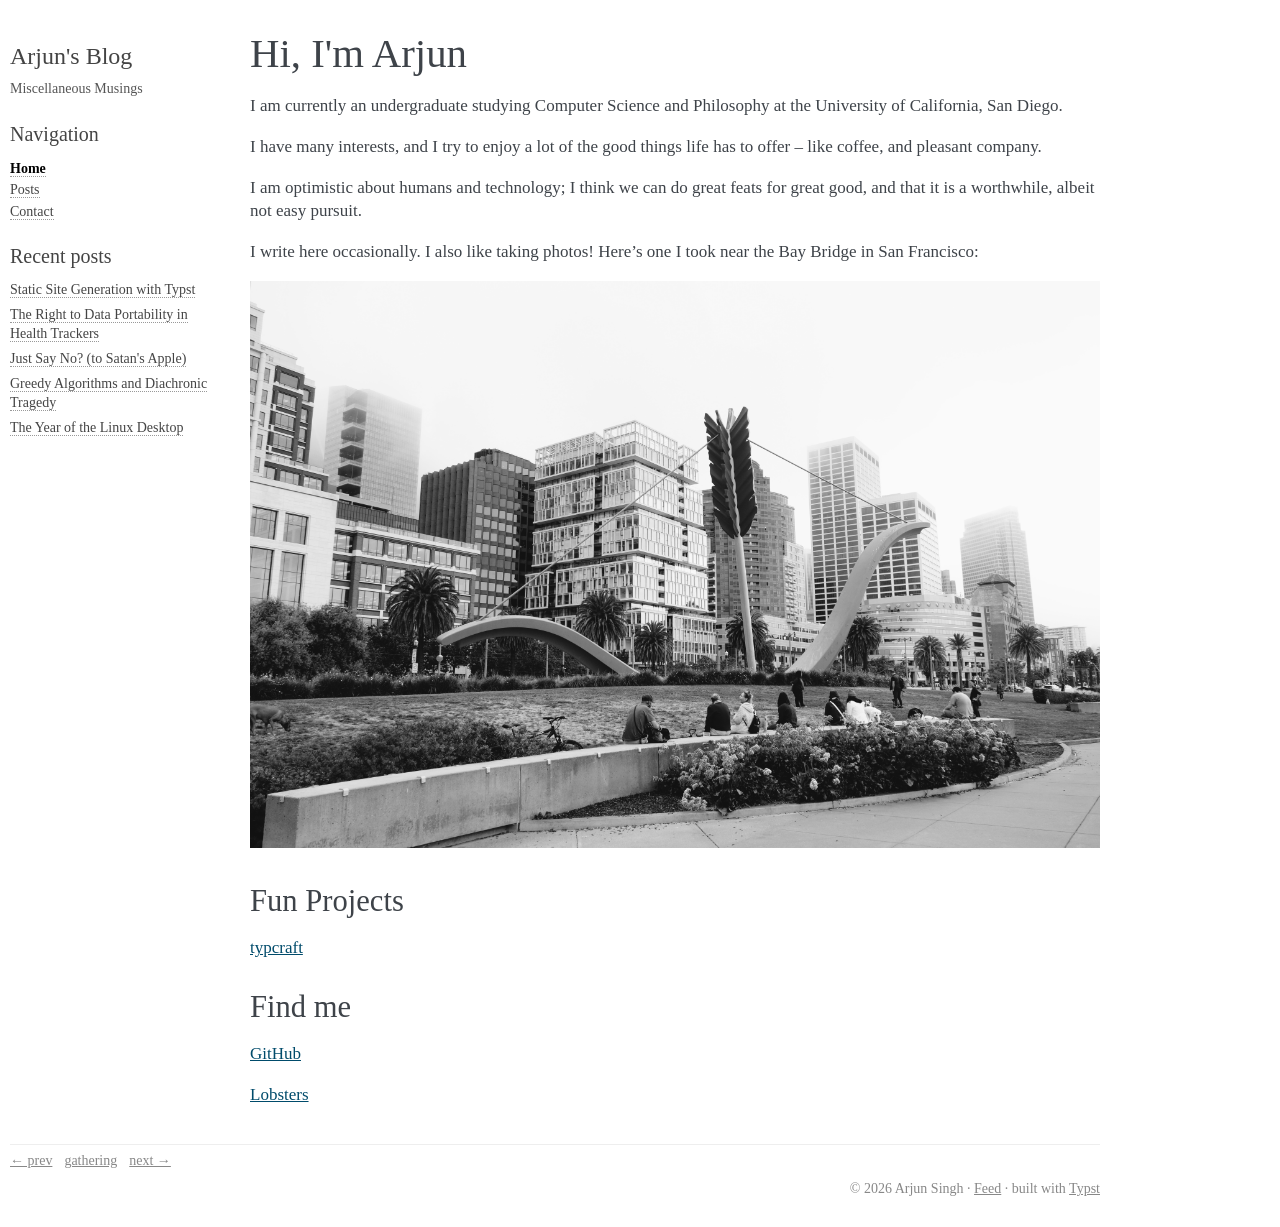
<file: index.html>
<!DOCTYPE html><html lang="en"><head><meta charset="utf-8"><meta name="viewport" content="width=device-width, initial-scale=1"><title>Arjun's Blog · Arjun's Blog</title><meta name="description" content="Miscellaneous Musings"><meta name="authors" content="Arjun Singh"><style>/* Alignment */
mtable.right-align mtd,
mtable mtd.right-align,
mtable.left-align mtd.right-align,
mtable.aligned mtd:nth-child(odd) {
  justify-items: end;
  text-align: right;
}
mtable.cases mtd,
mtable.left-align mtd,
mtable mtd.left-align,
mtable.aligned mtd:nth-child(even),
math:is(:not([display])) > mtable.multiline-equation mtd {
  justify-items: start;
  text-align: left;
}
mtable.cases mtd,
mtable.aligned mtd,
mtable mtd.flushed,
mtable mtd.left-flush {
  padding-left: 0;
}
mtable.cases mtd,
mtable.aligned mtd,
mtable mtd.flushed,
mtable mtd.right-flush {
  padding-right: 0;
}

/* Tables */
mtable {
  math-style: inherit;
}
mtd {
  math-depth: auto-add;
  math-style: compact;
  math-shift: compact;
}

/* Equations */
mtable.multiline-equation mtd {
  math-depth: inherit;
  math-style: inherit;
  math-shift: inherit;
  padding: 0;
}
math > mtable.multiline-equation mtr:not(:last-child) mtd {
  padding-bottom: 0.5em;
}

/* Fractions */
mfrac {
  padding-inline: 0;
  margin-inline: 0.1em;
}

/* Accents */
mover[accent="true" i] > :first-child {
  font-feature-settings: "dtls";
}
mover.dotted[accent="true" i] > :first-child {
  font-feature-settings: "dtls" 0;
}

/* Other rules for scriptlevel, displaystyle and math-shift */
munder > :nth-child(2),
munderover > :nth-child(2) {
  math-shift: compact
}
munder[accentunder="true" i] > :not(:first-child),
mover[accent="true" i] > :not(:first-child) {
  math-depth: inherit;
  math-style: inherit;
  math-shift: inherit;
}</style></head><body><link rel="stylesheet" href="style.css"><link rel="icon" href="favicon.svg"><link rel="alternate" type="application/atom+xml" title="Arjun's Blog feed" href="feed.xml"><div class="documentwrapper"><div class="bodycontent"><main><h1>Hi, I'm Arjun</h1><p>I am currently an undergraduate studying Computer Science and Philosophy at the University of California, San Diego.</p><p>I have many interests, and I try to enjoy a lot of the good things life has to offer – like coffee, and pleasant company.</p><p>I am optimistic about humans and technology; I think we can do great feats for great good, and that it is a worthwhile, albeit not easy pursuit.</p><p>I write here occasionally. I also like taking photos! Here’s one I took near the Bay Bridge in San Francisco:</p><p><img src="DSC06483-bnw-dutch-bow.jpg" alt="Black and white photograph of a large bow"></p><h2>Fun Projects</h2><p><a href="https://typcraft.nxtdroid.win">typcraft</a></p><h2>Find me</h2><p><a href="https://github.com/">GitHub</a></p><p><a href="https://lobste.rs/~arjdroid">Lobsters</a></p></main></div></div><div class="sidebar"><h1 class="logo"><a href="./">Arjun's Blog</a></h1><p class="blurb">Miscellaneous Musings</p><h3>Navigation</h3><ul><li><a href="./" class="current">Home</a></li><li><a href="posts/">Posts</a></li><li><a href="contact/">Contact</a></li></ul><h3>Recent posts</h3><ul class="recent"><li><a href="posts/typst-sitegen/">Static Site Generation with Typst</a></li><li><a href="posts/data-portability/">The Right to Data Portability in Health Trackers</a></li><li><a href="posts/satan-apple/">Just Say No? (to Satan's Apple)</a></li><li><a href="posts/greedy-tragedy/">Greedy Algorithms and Diachronic Tragedy</a></li><li><a href="posts/linux-desktop/">The Year of the Linux Desktop</a></li></ul></div><div class="pagefooter"><div class="blogring"><a href="https://kytrinh.me/gathering/arjunsblog/prev">← prev</a> <a href="https://kytrinh.me/gathering/">gathering</a> <a href="https://kytrinh.me/gathering/arjunsblog/next">next →</a></div><div class="footer">© 2026 Arjun Singh · <a href="feed.xml">Feed</a> · built with <a href="https://typst.app">Typst</a></div></div></body></html>
</file>
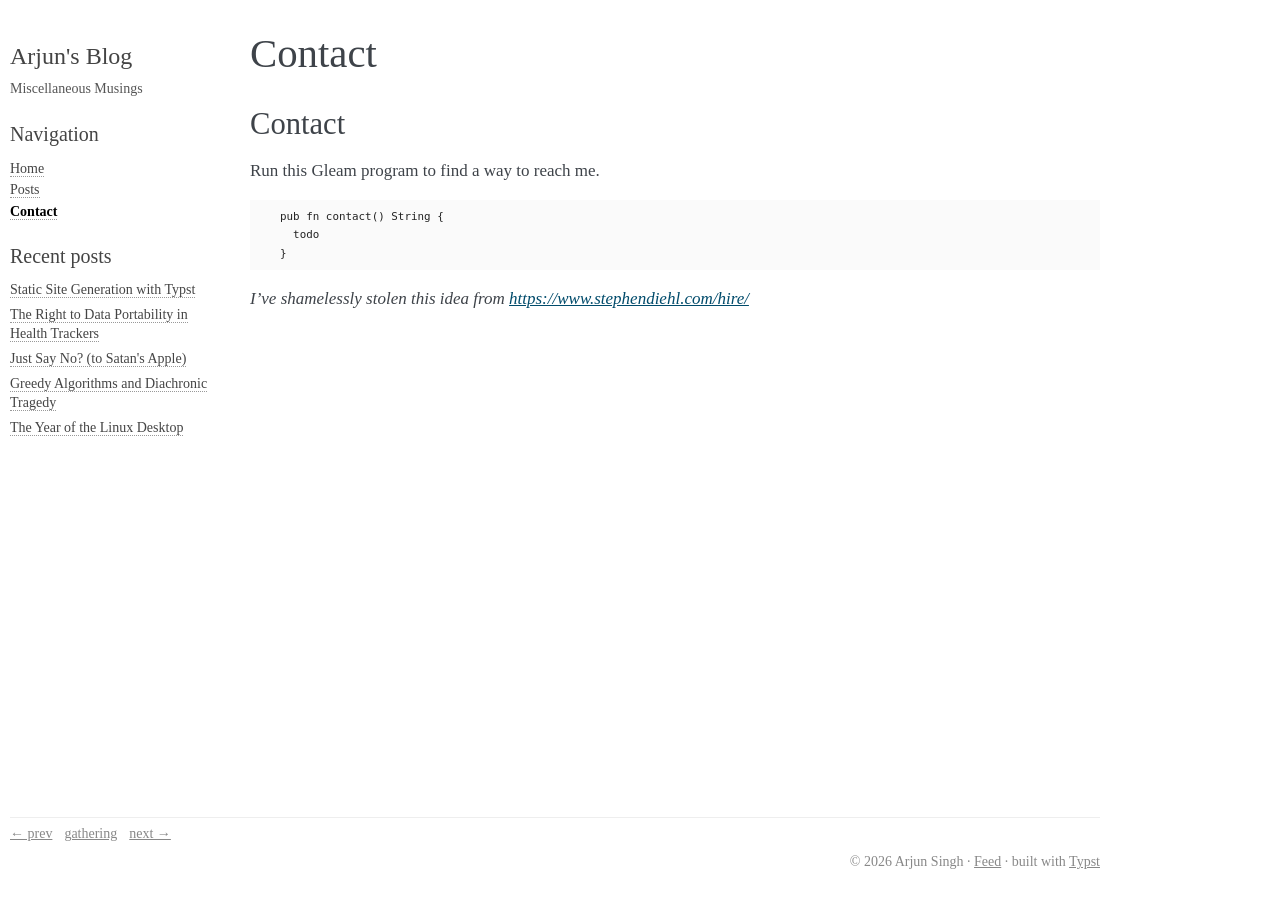
<file: contact/index.html>
<!DOCTYPE html><html lang="en"><head><meta charset="utf-8"><meta name="viewport" content="width=device-width, initial-scale=1"><title>Contact · Arjun's Blog</title><meta name="authors" content="Arjun Singh"><style>/* Alignment */
mtable.right-align mtd,
mtable mtd.right-align,
mtable.left-align mtd.right-align,
mtable.aligned mtd:nth-child(odd) {
  justify-items: end;
  text-align: right;
}
mtable.cases mtd,
mtable.left-align mtd,
mtable mtd.left-align,
mtable.aligned mtd:nth-child(even),
math:is(:not([display])) > mtable.multiline-equation mtd {
  justify-items: start;
  text-align: left;
}
mtable.cases mtd,
mtable.aligned mtd,
mtable mtd.flushed,
mtable mtd.left-flush {
  padding-left: 0;
}
mtable.cases mtd,
mtable.aligned mtd,
mtable mtd.flushed,
mtable mtd.right-flush {
  padding-right: 0;
}

/* Tables */
mtable {
  math-style: inherit;
}
mtd {
  math-depth: auto-add;
  math-style: compact;
  math-shift: compact;
}

/* Equations */
mtable.multiline-equation mtd {
  math-depth: inherit;
  math-style: inherit;
  math-shift: inherit;
  padding: 0;
}
math > mtable.multiline-equation mtr:not(:last-child) mtd {
  padding-bottom: 0.5em;
}

/* Fractions */
mfrac {
  padding-inline: 0;
  margin-inline: 0.1em;
}

/* Accents */
mover[accent="true" i] > :first-child {
  font-feature-settings: "dtls";
}
mover.dotted[accent="true" i] > :first-child {
  font-feature-settings: "dtls" 0;
}

/* Other rules for scriptlevel, displaystyle and math-shift */
munder > :nth-child(2),
munderover > :nth-child(2) {
  math-shift: compact
}
munder[accentunder="true" i] > :not(:first-child),
mover[accent="true" i] > :not(:first-child) {
  math-depth: inherit;
  math-style: inherit;
  math-shift: inherit;
}</style></head><body><link rel="stylesheet" href="../style.css"><link rel="icon" href="../favicon.svg"><link rel="alternate" type="application/atom+xml" title="Arjun's Blog feed" href="../feed.xml"><div class="documentwrapper"><div class="bodycontent"><main><h1>Contact</h1><h2>Contact</h2><p>Run this Gleam program to find a way to reach me.</p><pre><code data-lang="gleam">pub fn contact() String {
  todo
}</code></pre><p><em>I’ve shamelessly stolen this idea from <a href="https://www.stephendiehl.com/hire/">https://www.stephendiehl.com/hire/</a></em></p></main></div></div><div class="sidebar"><h1 class="logo"><a href="../">Arjun's Blog</a></h1><p class="blurb">Miscellaneous Musings</p><h3>Navigation</h3><ul><li><a href="../">Home</a></li><li><a href="../posts/">Posts</a></li><li><a href="../contact/" class="current">Contact</a></li></ul><h3>Recent posts</h3><ul class="recent"><li><a href="../posts/typst-sitegen/">Static Site Generation with Typst</a></li><li><a href="../posts/data-portability/">The Right to Data Portability in Health Trackers</a></li><li><a href="../posts/satan-apple/">Just Say No? (to Satan's Apple)</a></li><li><a href="../posts/greedy-tragedy/">Greedy Algorithms and Diachronic Tragedy</a></li><li><a href="../posts/linux-desktop/">The Year of the Linux Desktop</a></li></ul></div><div class="pagefooter"><div class="blogring"><a href="https://kytrinh.me/gathering/arjunsblog/prev">← prev</a> <a href="https://kytrinh.me/gathering/">gathering</a> <a href="https://kytrinh.me/gathering/arjunsblog/next">next →</a></div><div class="footer">© 2026 Arjun Singh · <a href="../feed.xml">Feed</a> · built with <a href="https://typst.app">Typst</a></div></div></body></html>
</file>
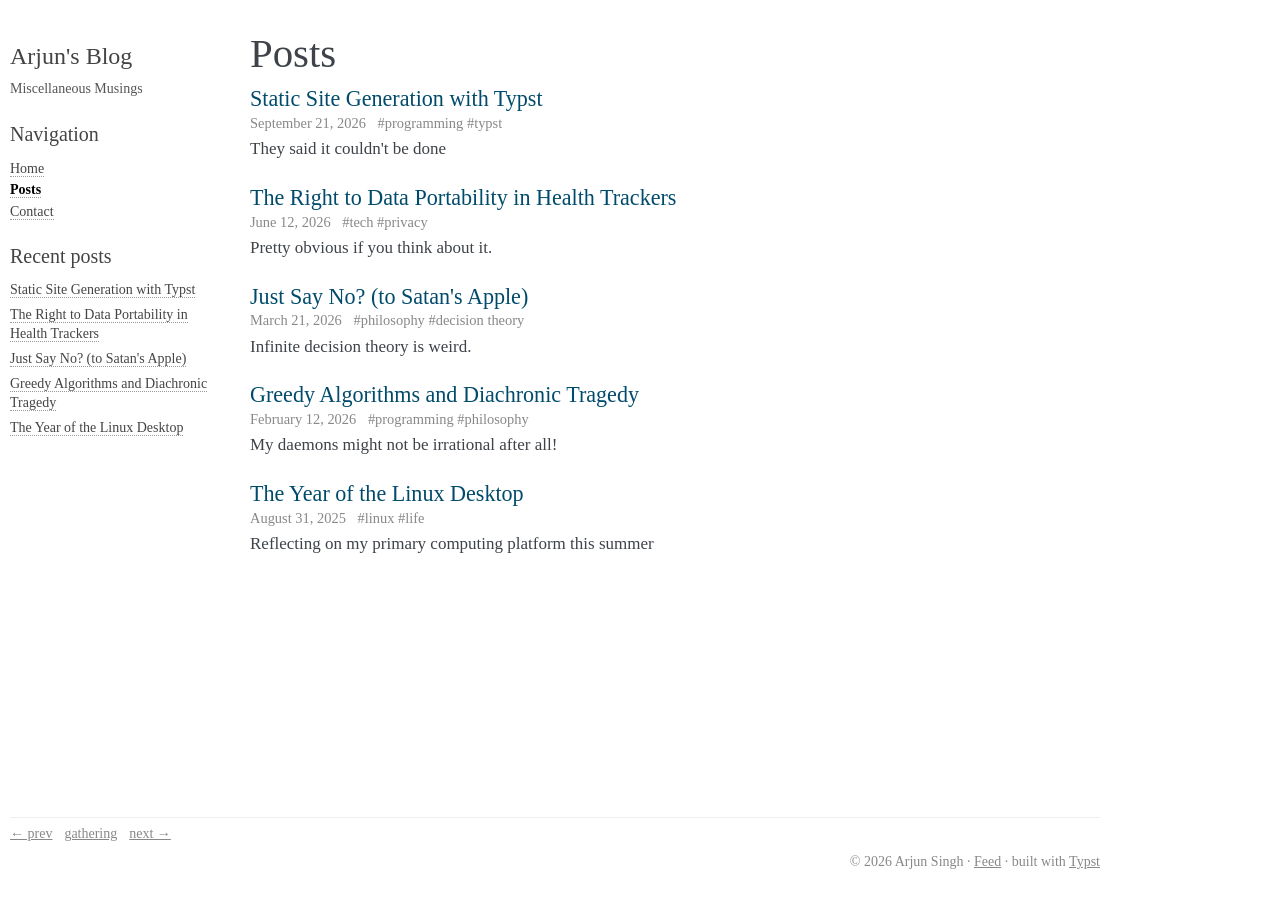
<file: posts/index.html>
<!DOCTYPE html><html lang="en"><head><meta charset="utf-8"><meta name="viewport" content="width=device-width, initial-scale=1"><title>Posts · Arjun's Blog</title><meta name="description" content="Everything published on Arjun's Blog."><meta name="authors" content="Arjun Singh"><style>/* Alignment */
mtable.right-align mtd,
mtable mtd.right-align,
mtable.left-align mtd.right-align,
mtable.aligned mtd:nth-child(odd) {
  justify-items: end;
  text-align: right;
}
mtable.cases mtd,
mtable.left-align mtd,
mtable mtd.left-align,
mtable.aligned mtd:nth-child(even),
math:is(:not([display])) > mtable.multiline-equation mtd {
  justify-items: start;
  text-align: left;
}
mtable.cases mtd,
mtable.aligned mtd,
mtable mtd.flushed,
mtable mtd.left-flush {
  padding-left: 0;
}
mtable.cases mtd,
mtable.aligned mtd,
mtable mtd.flushed,
mtable mtd.right-flush {
  padding-right: 0;
}

/* Tables */
mtable {
  math-style: inherit;
}
mtd {
  math-depth: auto-add;
  math-style: compact;
  math-shift: compact;
}

/* Equations */
mtable.multiline-equation mtd {
  math-depth: inherit;
  math-style: inherit;
  math-shift: inherit;
  padding: 0;
}
math > mtable.multiline-equation mtr:not(:last-child) mtd {
  padding-bottom: 0.5em;
}

/* Fractions */
mfrac {
  padding-inline: 0;
  margin-inline: 0.1em;
}

/* Accents */
mover[accent="true" i] > :first-child {
  font-feature-settings: "dtls";
}
mover.dotted[accent="true" i] > :first-child {
  font-feature-settings: "dtls" 0;
}

/* Other rules for scriptlevel, displaystyle and math-shift */
munder > :nth-child(2),
munderover > :nth-child(2) {
  math-shift: compact
}
munder[accentunder="true" i] > :not(:first-child),
mover[accent="true" i] > :not(:first-child) {
  math-depth: inherit;
  math-style: inherit;
  math-shift: inherit;
}</style></head><body><link rel="stylesheet" href="../style.css"><link rel="icon" href="../favicon.svg"><link rel="alternate" type="application/atom+xml" title="Arjun's Blog feed" href="../feed.xml"><div class="documentwrapper"><div class="bodycontent"><main><h1>Posts</h1><ul class="post-list"><li class="post-card"><h2><a href="../posts/typst-sitegen/">Static Site Generation with Typst</a></h2><p class="post-meta"><time datetime="2026-09-21">September 21, 2026</time> <span class="tags">#programming #typst</span></p><p class="post-summary">They said it couldn't be done</p></li><li class="post-card"><h2><a href="../posts/data-portability/">The Right to Data Portability in Health Trackers</a></h2><p class="post-meta"><time datetime="2026-06-12">June 12, 2026</time> <span class="tags">#tech #privacy</span></p><p class="post-summary">Pretty obvious if you think about it.</p></li><li class="post-card"><h2><a href="../posts/satan-apple/">Just Say No? (to Satan's Apple)</a></h2><p class="post-meta"><time datetime="2026-03-21">March 21, 2026</time> <span class="tags">#philosophy #decision theory</span></p><p class="post-summary">Infinite decision theory is weird.</p></li><li class="post-card"><h2><a href="../posts/greedy-tragedy/">Greedy Algorithms and Diachronic Tragedy</a></h2><p class="post-meta"><time datetime="2026-02-12">February 12, 2026</time> <span class="tags">#programming #philosophy</span></p><p class="post-summary">My daemons might not be irrational after all!</p></li><li class="post-card"><h2><a href="../posts/linux-desktop/">The Year of the Linux Desktop</a></h2><p class="post-meta"><time datetime="2025-08-31">August 31, 2025</time> <span class="tags">#linux #life</span></p><p class="post-summary">Reflecting on my primary computing platform this summer</p></li></ul></main></div></div><div class="sidebar"><h1 class="logo"><a href="../">Arjun's Blog</a></h1><p class="blurb">Miscellaneous Musings</p><h3>Navigation</h3><ul><li><a href="../">Home</a></li><li><a href="../posts/" class="current">Posts</a></li><li><a href="../contact/">Contact</a></li></ul><h3>Recent posts</h3><ul class="recent"><li><a href="../posts/typst-sitegen/">Static Site Generation with Typst</a></li><li><a href="../posts/data-portability/">The Right to Data Portability in Health Trackers</a></li><li><a href="../posts/satan-apple/">Just Say No? (to Satan's Apple)</a></li><li><a href="../posts/greedy-tragedy/">Greedy Algorithms and Diachronic Tragedy</a></li><li><a href="../posts/linux-desktop/">The Year of the Linux Desktop</a></li></ul></div><div class="pagefooter"><div class="blogring"><a href="https://kytrinh.me/gathering/arjunsblog/prev">← prev</a> <a href="https://kytrinh.me/gathering/">gathering</a> <a href="https://kytrinh.me/gathering/arjunsblog/next">next →</a></div><div class="footer">© 2026 Arjun Singh · <a href="../feed.xml">Feed</a> · built with <a href="https://typst.app">Typst</a></div></div></body></html>
</file>
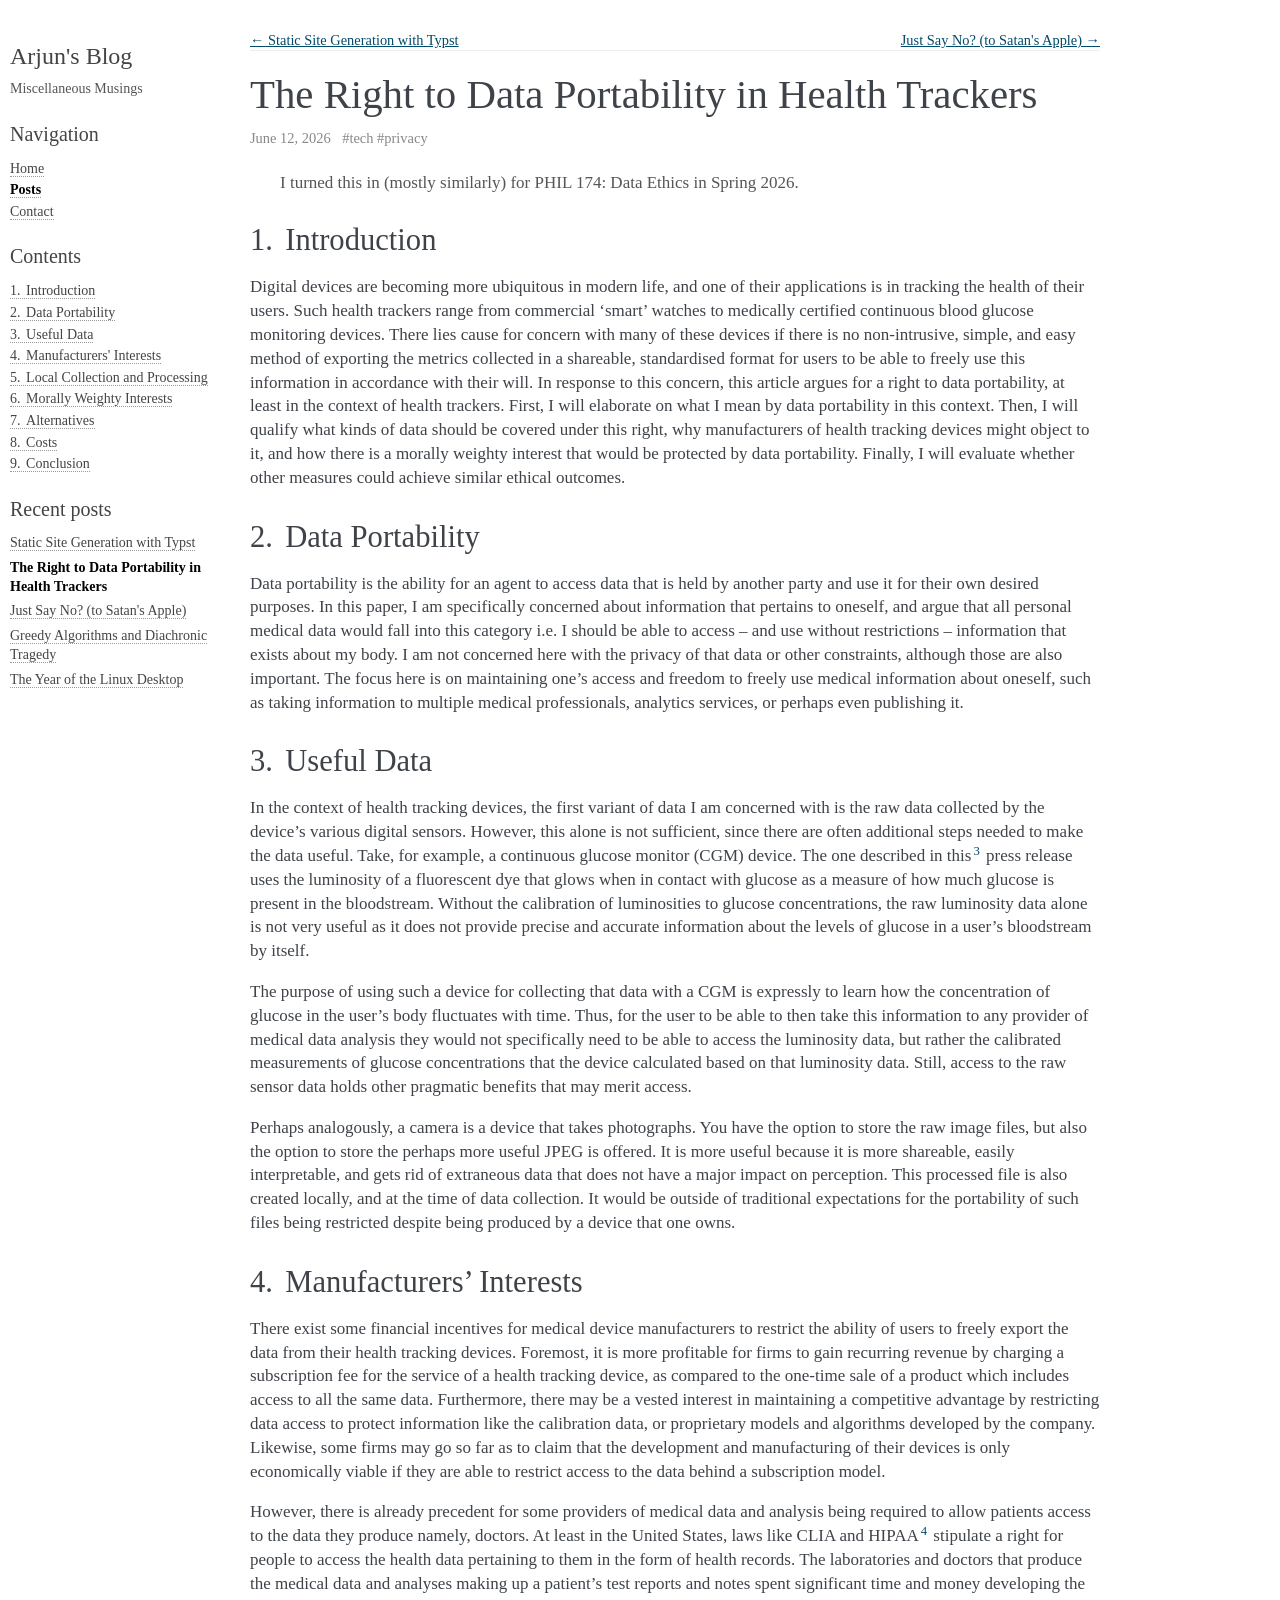
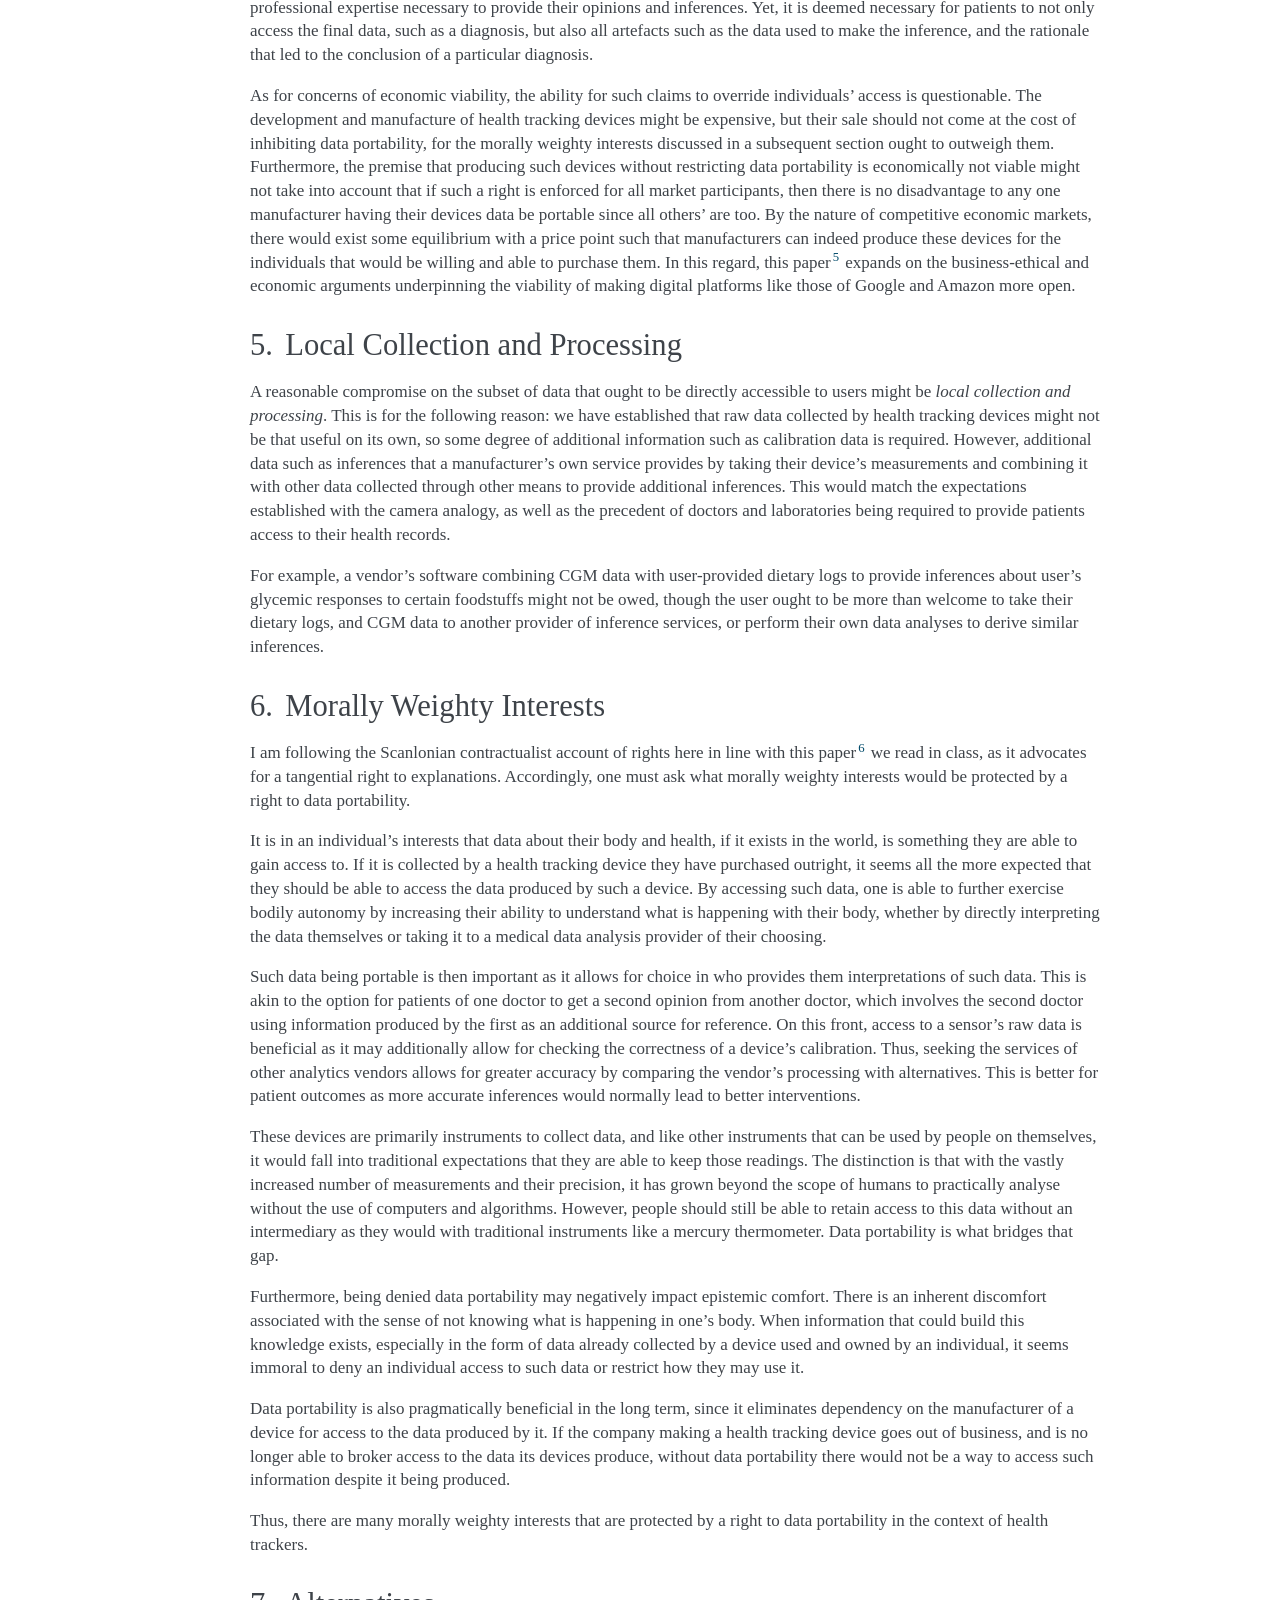
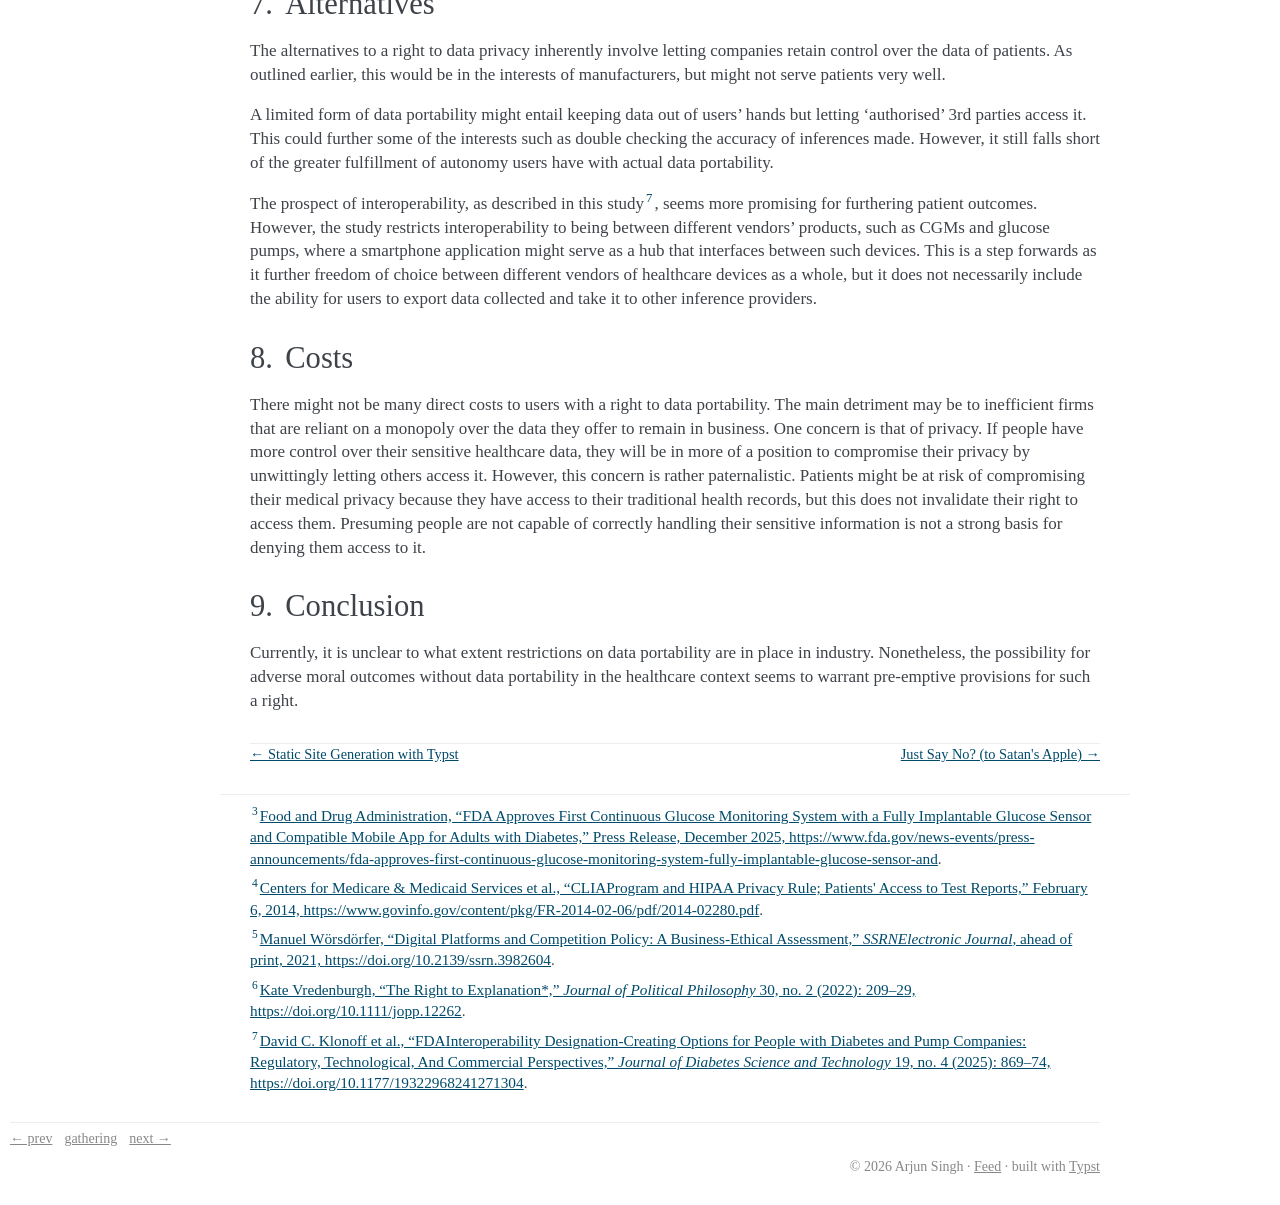
<file: posts/data-portability/index.html>
<!DOCTYPE html><html lang="en"><head><meta charset="utf-8"><meta name="viewport" content="width=device-width, initial-scale=1"><title>The Right to Data Portability in Health Trackers · Arjun's Blog</title><meta name="description" content="Pretty obvious if you think about it."><meta name="authors" content="Arjun Singh"><style>/* Alignment */
mtable.right-align mtd,
mtable mtd.right-align,
mtable.left-align mtd.right-align,
mtable.aligned mtd:nth-child(odd) {
  justify-items: end;
  text-align: right;
}
mtable.cases mtd,
mtable.left-align mtd,
mtable mtd.left-align,
mtable.aligned mtd:nth-child(even),
math:is(:not([display])) > mtable.multiline-equation mtd {
  justify-items: start;
  text-align: left;
}
mtable.cases mtd,
mtable.aligned mtd,
mtable mtd.flushed,
mtable mtd.left-flush {
  padding-left: 0;
}
mtable.cases mtd,
mtable.aligned mtd,
mtable mtd.flushed,
mtable mtd.right-flush {
  padding-right: 0;
}

/* Tables */
mtable {
  math-style: inherit;
}
mtd {
  math-depth: auto-add;
  math-style: compact;
  math-shift: compact;
}

/* Equations */
mtable.multiline-equation mtd {
  math-depth: inherit;
  math-style: inherit;
  math-shift: inherit;
  padding: 0;
}
math > mtable.multiline-equation mtr:not(:last-child) mtd {
  padding-bottom: 0.5em;
}

/* Fractions */
mfrac {
  padding-inline: 0;
  margin-inline: 0.1em;
}

/* Accents */
mover[accent="true" i] > :first-child {
  font-feature-settings: "dtls";
}
mover.dotted[accent="true" i] > :first-child {
  font-feature-settings: "dtls" 0;
}

/* Other rules for scriptlevel, displaystyle and math-shift */
munder > :nth-child(2),
munderover > :nth-child(2) {
  math-shift: compact
}
munder[accentunder="true" i] > :not(:first-child),
mover[accent="true" i] > :not(:first-child) {
  math-depth: inherit;
  math-style: inherit;
  math-shift: inherit;
}</style></head><body><link rel="stylesheet" href="../../style.css"><link rel="icon" href="../../favicon.svg"><link rel="alternate" type="application/atom+xml" title="Arjun's Blog feed" href="../../feed.xml"><div class="documentwrapper"><div class="bodycontent"><div class="related top"><ul><li class="newer"><a href="../../posts/typst-sitegen/">← Static Site Generation with Typst</a></li><li class="older"><a href="../../posts/satan-apple/">Just Say No? (to Satan's Apple) →</a></li></ul></div><main><article class="post"><header class="post-header"><h1>The Right to Data Portability in Health Trackers</h1><p class="post-meta"><time datetime="2026-06-12">June 12, 2026</time> <span class="tags">#tech #privacy</span></p></header><blockquote>I turned this in (mostly similarly) for PHIL 174: Data Ethics in Spring 2026.</blockquote><h2 id="introduction"><span class="section-number">1.</span>Introduction<a href="#introduction" class="headerlink" title="Permalink to this section">¶</a></h2><p>Digital devices are becoming more ubiquitous in modern life, and one of their applications is in tracking the health of their users. Such health trackers range from commercial ‘smart’ watches to medically certified continuous blood glucose monitoring devices. There lies cause for concern with many of these devices if there is no non-intrusive, simple, and easy method of exporting the metrics collected in a shareable, standardised format for users to be able to freely use this information in accordance with their will. In response to this concern, this article argues for a right to data portability, at least in the context of health trackers. First, I will elaborate on what I mean by data portability in this context. Then, I will qualify what kinds of data should be covered under this right, why manufacturers of health tracking devices might object to it, and how there is a morally weighty interest that would be protected by data portability. Finally, I will evaluate whether other measures could achieve similar ethical outcomes.</p><h2 id="data-portability"><span class="section-number">2.</span>Data Portability<a href="#data-portability" class="headerlink" title="Permalink to this section">¶</a></h2><p>Data portability is the ability for an agent to access data that is held by another party and use it for their own desired purposes. In this paper, I am specifically concerned about information that pertains to oneself, and argue that all personal medical data would fall into this category i.e. I should be able to access – and use without restrictions – information that exists about my body. I am not concerned here with the privacy of that data or other constraints, although those are also important. The focus here is on maintaining one’s access and freedom to freely use medical information about oneself, such as taking information to multiple medical professionals, analytics services, or perhaps even publishing it.</p><h2 id="useful-data"><span class="section-number">3.</span>Useful Data<a href="#useful-data" class="headerlink" title="Permalink to this section">¶</a></h2><p>In the context of health tracking devices, the first variant of data I am concerned with is the raw data collected by the device’s various digital sensors. However, this alone is not sufficient, since there are often additional steps needed to make the data useful. Take, for example, a continuous glucose monitor (CGM) device. The one described in this<sup id="loc-1" role="doc-noteref"><a href="#loc-11">3</a></sup> press release uses the luminosity of a fluorescent dye that glows when in contact with glucose as a measure of how much glucose is present in the bloodstream. Without the calibration of luminosities to glucose concentrations, the raw luminosity data alone is not very useful as it does not provide precise and accurate information about the levels of glucose in a user’s bloodstream by itself.</p><p>The purpose of using such a device for collecting that data with a CGM is expressly to learn how the concentration of glucose in the user’s body fluctuates with time. Thus, for the user to be able to then take this information to any provider of medical data analysis they would not specifically need to be able to access the luminosity data, but rather the calibrated measurements of glucose concentrations that the device calculated based on that luminosity data. Still, access to the raw sensor data holds other pragmatic benefits that may merit access.</p><p>Perhaps analogously, a camera is a device that takes photographs. You have the option to store the raw image files, but also the option to store the perhaps more useful JPEG is offered. It is more useful because it is more shareable, easily interpretable, and gets rid of extraneous data that does not have a major impact on perception. This processed file is also created locally, and at the time of data collection. It would be outside of traditional expectations for the portability of such files being restricted despite being produced by a device that one owns.</p><h2 id="manufacturers-interests"><span class="section-number">4.</span>Manufacturers’ Interests<a href="#manufacturers-interests" class="headerlink" title="Permalink to this section">¶</a></h2><p>There exist some financial incentives for medical device manufacturers to restrict the ability of users to freely export the data from their health tracking devices. Foremost, it is more profitable for firms to gain recurring revenue by charging a subscription fee for the service of a health tracking device, as compared to the one-time sale of a product which includes access to all the same data. Furthermore, there may be a vested interest in maintaining a competitive advantage by restricting data access to protect information like the calibration data, or proprietary models and algorithms developed by the company. Likewise, some firms may go so far as to claim that the development and manufacturing of their devices is only economically viable if they are able to restrict access to the data behind a subscription model.</p><p>However, there is already precedent for some providers of medical data and analysis being required to allow patients access to the data they produce namely, doctors. At least in the United States, laws like CLIA and HIPAA<sup id="loc-2" role="doc-noteref"><a href="#loc-12">4</a></sup> stipulate a right for people to access the health data pertaining to them in the form of health records. The laboratories and doctors that produce the medical data and analyses making up a patient’s test reports and notes spent significant time and money developing the professional expertise necessary to provide their opinions and inferences. Yet, it is deemed necessary for patients to not only access the final data, such as a diagnosis, but also all artefacts such as the data used to make the inference, and the rationale that led to the conclusion of a particular diagnosis.</p><p>As for concerns of economic viability, the ability for such claims to override individuals’ access is questionable. The development and manufacture of health tracking devices might be expensive, but their sale should not come at the cost of inhibiting data portability, for the morally weighty interests discussed in a subsequent section ought to outweigh them. Furthermore, the premise that producing such devices without restricting data portability is economically not viable might not take into account that if such a right is enforced for all market participants, then there is no disadvantage to any one manufacturer having their devices data be portable since all others’ are too. By the nature of competitive economic markets, there would exist some equilibrium with a price point such that manufacturers can indeed produce these devices for the individuals that would be willing and able to purchase them. In this regard, this paper<sup id="loc-3" role="doc-noteref"><a href="#loc-13">5</a></sup> expands on the business-ethical and economic arguments underpinning the viability of making digital platforms like those of Google and Amazon more open.</p><h2 id="local-collection-and-processing"><span class="section-number">5.</span>Local Collection and Processing<a href="#local-collection-and-processing" class="headerlink" title="Permalink to this section">¶</a></h2><p>A reasonable compromise on the subset of data that ought to be directly accessible to users might be <em>local collection and processing</em>. This is for the following reason: we have established that raw data collected by health tracking devices might not be that useful on its own, so some degree of additional information such as calibration data is required. However, additional data such as inferences that a manufacturer’s own service provides by taking their device’s measurements and combining it with other data collected through other means to provide additional inferences. This would match the expectations established with the camera analogy, as well as the precedent of doctors and laboratories being required to provide patients access to their health records.</p><p>For example, a vendor’s software combining CGM data with user-provided dietary logs to provide inferences about user’s glycemic responses to certain foodstuffs might not be owed, though the user ought to be more than welcome to take their dietary logs, and CGM data to another provider of inference services, or perform their own data analyses to derive similar inferences.</p><h2 id="morally-weighty-interests"><span class="section-number">6.</span>Morally Weighty Interests<a href="#morally-weighty-interests" class="headerlink" title="Permalink to this section">¶</a></h2><p>I am following the Scanlonian contractualist account of rights here in line with this paper<sup id="loc-4" role="doc-noteref"><a href="#loc-14">6</a></sup> we read in class, as it advocates for a tangential right to explanations. Accordingly, one must ask what morally weighty interests would be protected by a right to data portability.</p><p>It is in an individual’s interests that data about their body and health, if it exists in the world, is something they are able to gain access to. If it is collected by a health tracking device they have purchased outright, it seems all the more expected that they should be able to access the data produced by such a device. By accessing such data, one is able to further exercise bodily autonomy by increasing their ability to understand what is happening with their body, whether by directly interpreting the data themselves or taking it to a medical data analysis provider of their choosing.</p><p>Such data being portable is then important as it allows for choice in who provides them interpretations of such data. This is akin to the option for patients of one doctor to get a second opinion from another doctor, which involves the second doctor using information produced by the first as an additional source for reference. On this front, access to a sensor’s raw data is beneficial as it may additionally allow for checking the correctness of a device’s calibration. Thus, seeking the services of other analytics vendors allows for greater accuracy by comparing the vendor’s processing with alternatives. This is better for patient outcomes as more accurate inferences would normally lead to better interventions.</p><p>These devices are primarily instruments to collect data, and like other instruments that can be used by people on themselves, it would fall into traditional expectations that they are able to keep those readings. The distinction is that with the vastly increased number of measurements and their precision, it has grown beyond the scope of humans to practically analyse without the use of computers and algorithms. However, people should still be able to retain access to this data without an intermediary as they would with traditional instruments like a mercury thermometer. Data portability is what bridges that gap.</p><p>Furthermore, being denied data portability may negatively impact epistemic comfort. There is an inherent discomfort associated with the sense of not knowing what is happening in one’s body. When information that could build this knowledge exists, especially in the form of data already collected by a device used and owned by an individual, it seems immoral to deny an individual access to such data or restrict how they may use it.</p><p>Data portability is also pragmatically beneficial in the long term, since it eliminates dependency on the manufacturer of a device for access to the data produced by it. If the company making a health tracking device goes out of business, and is no longer able to broker access to the data its devices produce, without data portability there would not be a way to access such information despite it being produced.</p><p>Thus, there are many morally weighty interests that are protected by a right to data portability in the context of health trackers.</p><h2 id="alternatives"><span class="section-number">7.</span>Alternatives<a href="#alternatives" class="headerlink" title="Permalink to this section">¶</a></h2><p>The alternatives to a right to data privacy inherently involve letting companies retain control over the data of patients. As outlined earlier, this would be in the interests of manufacturers, but might not serve patients very well.</p><p>A limited form of data portability might entail keeping data out of users’ hands but letting ‘authorised’ 3rd parties access it. This could further some of the interests such as double checking the accuracy of inferences made. However, it still falls short of the greater fulfillment of autonomy users have with actual data portability.</p><p>The prospect of interoperability, as described in this study<sup id="loc-5" role="doc-noteref"><a href="#loc-15">7</a></sup>, seems more promising for furthering patient outcomes. However, the study restricts interoperability to being between different vendors’ products, such as CGMs and glucose pumps, where a smartphone application might serve as a hub that interfaces between such devices. This is a step forwards as it further freedom of choice between different vendors of healthcare devices as a whole, but it does not necessarily include the ability for users to export data collected and take it to other inference providers.</p><h2 id="costs"><span class="section-number">8.</span>Costs<a href="#costs" class="headerlink" title="Permalink to this section">¶</a></h2><p>There might not be many direct costs to users with a right to data portability. The main detriment may be to inefficient firms that are reliant on a monopoly over the data they offer to remain in business. One concern is that of privacy. If people have more control over their sensitive healthcare data, they will be in more of a position to compromise their privacy by unwittingly letting others access it. However, this concern is rather paternalistic. Patients might be at risk of compromising their medical privacy because they have access to their traditional health records, but this does not invalidate their right to access them. Presuming people are not capable of correctly handling their sensitive information is not a strong basis for denying them access to it.</p><h2 id="conclusion"><span class="section-number">9.</span>Conclusion<a href="#conclusion" class="headerlink" title="Permalink to this section">¶</a></h2><p>Currently, it is unclear to what extent restrictions on data portability are in place in industry. Nonetheless, the possibility for adverse moral outcomes without data portability in the healthcare context seems to warrant pre-emptive provisions for such a right.</p><section role="doc-bibliography" class="hanging-indent"><ul style="list-style-type: none"><li id="loc-6">Drug Administration. “FDA Approves First Continuous Glucose Monitoring System with a Fully Implantable Glucose Sensor and Compatible Mobile App for Adults with Diabetes.” Press Release. December 2025. <a href="https://www.fda.gov/news-events/press-announcements/fda-approves-first-continuous-glucose-monitoring-system-fully-implantable-glucose-sensor-and">https://www.fda.gov/news-events/press-announcements/fda-approves-first-continuous-glucose-monitoring-system-fully-implantable-glucose-sensor-and</a>.</li><li id="loc-7">Klonoff, David C., Cindy N. Ho, Alessandra Ayers, and Aiman Abdel-Malek. “FDAInteroperability Designation-Creating Options for People with Diabetes and Pump Companies: Regulatory, Technological, And Commercial Perspectives.” <em>Journal of Diabetes Science and Technology</em> 19, no. 4 (2025): 869–74. <a href="https://doi.org/10.1177/19322968241271304">https://doi.org/10.1177/19322968241271304</a>.</li><li id="loc-8">Medicare &amp; Medicaid Services, Centers for Disease Control and Prevention, and Office for Civil Rights. “CLIAProgram and HIPAA Privacy Rule; Patients' Access to Test Reports.” February 6, 2014. <a href="https://www.govinfo.gov/content/pkg/FR-2014-02-06/pdf/2014-02280.pdf">https://www.govinfo.gov/content/pkg/FR-2014-02-06/pdf/2014-02280.pdf</a>.</li><li id="loc-9">Vredenburgh, Kate. “The Right to Explanation*.” <em>Journal of Political Philosophy</em> 30, no. 2 (2022): 209–29. <a href="https://doi.org/10.1111/jopp.12262">https://doi.org/10.1111/jopp.12262</a>.</li><li id="loc-10">Wörsdörfer, Manuel. “Digital Platforms and Competition Policy: A Business-Ethical Assessment.” <em>SSRNElectronic Journal</em>, ahead of print, 2021. <a href="https://doi.org/10.2139/ssrn.3982604">https://doi.org/10.2139/ssrn.3982604</a>.</li></ul></section></article></main><div class="related bottom"><ul><li class="newer"><a href="../../posts/typst-sitegen/">← Static Site Generation with Typst</a></li><li class="older"><a href="../../posts/satan-apple/">Just Say No? (to Satan's Apple) →</a></li></ul></div></div></div><div class="sidebar"><h1 class="logo"><a href="../../">Arjun's Blog</a></h1><p class="blurb">Miscellaneous Musings</p><h3>Navigation</h3><ul><li><a href="../../">Home</a></li><li><a href="../../posts/" class="current">Posts</a></li><li><a href="../../contact/">Contact</a></li></ul><h3>Contents</h3><ul class="toc"><li class="toc-l1"><a href="#introduction"><span class="section-number">1.</span>Introduction</a></li><li class="toc-l1"><a href="#data-portability"><span class="section-number">2.</span>Data Portability</a></li><li class="toc-l1"><a href="#useful-data"><span class="section-number">3.</span>Useful Data</a></li><li class="toc-l1"><a href="#manufacturers-interests"><span class="section-number">4.</span>Manufacturers' Interests</a></li><li class="toc-l1"><a href="#local-collection-and-processing"><span class="section-number">5.</span>Local Collection and Processing</a></li><li class="toc-l1"><a href="#morally-weighty-interests"><span class="section-number">6.</span>Morally Weighty Interests</a></li><li class="toc-l1"><a href="#alternatives"><span class="section-number">7.</span>Alternatives</a></li><li class="toc-l1"><a href="#costs"><span class="section-number">8.</span>Costs</a></li><li class="toc-l1"><a href="#conclusion"><span class="section-number">9.</span>Conclusion</a></li></ul><h3>Recent posts</h3><ul class="recent"><li><a href="../../posts/typst-sitegen/">Static Site Generation with Typst</a></li><li><span class="current">The Right to Data Portability in Health Trackers</span></li><li><a href="../../posts/satan-apple/">Just Say No? (to Satan's Apple)</a></li><li><a href="../../posts/greedy-tragedy/">Greedy Algorithms and Diachronic Tragedy</a></li><li><a href="../../posts/linux-desktop/">The Year of the Linux Desktop</a></li></ul></div><div class="pagefooter"><div class="blogring"><a href="https://kytrinh.me/gathering/arjunsblog/prev">← prev</a> <a href="https://kytrinh.me/gathering/">gathering</a> <a href="https://kytrinh.me/gathering/arjunsblog/next">next →</a></div><div class="footer">© 2026 Arjun Singh · <a href="../../feed.xml">Feed</a> · built with <a href="https://typst.app">Typst</a></div></div><section role="doc-endnotes"><ol style="list-style-type: none"><li id="loc-11"><sup role="doc-backlink"><a href="#loc-1">3</a></sup><a href="#loc-6">Food and Drug Administration, “FDA Approves First Continuous Glucose Monitoring System with a Fully Implantable Glucose Sensor and Compatible Mobile App for Adults with Diabetes,” Press Release, December 2025, <a href="https://www.fda.gov/news-events/press-announcements/fda-approves-first-continuous-glucose-monitoring-system-fully-implantable-glucose-sensor-and">https://www.fda.gov/news-events/press-announcements/fda-approves-first-continuous-glucose-monitoring-system-fully-implantable-glucose-sensor-and</a></a>.</li><li id="loc-12"><sup role="doc-backlink"><a href="#loc-2">4</a></sup><a href="#loc-8">Centers for Medicare &amp; Medicaid Services et al., “CLIAProgram and HIPAA Privacy Rule; Patients' Access to Test Reports,” February 6, 2014, <a href="https://www.govinfo.gov/content/pkg/FR-2014-02-06/pdf/2014-02280.pdf">https://www.govinfo.gov/content/pkg/FR-2014-02-06/pdf/2014-02280.pdf</a></a>.</li><li id="loc-13"><sup role="doc-backlink"><a href="#loc-3">5</a></sup><a href="#loc-10">Manuel Wörsdörfer, “Digital Platforms and Competition Policy: A Business-Ethical Assessment,” <em>SSRNElectronic Journal</em>, ahead of print, 2021, <a href="https://doi.org/10.2139/ssrn.3982604">https://doi.org/10.2139/ssrn.3982604</a></a>.</li><li id="loc-14"><sup role="doc-backlink"><a href="#loc-4">6</a></sup><a href="#loc-9">Kate Vredenburgh, “The Right to Explanation*,” <em>Journal of Political Philosophy</em> 30, no. 2 (2022): 209–29, <a href="https://doi.org/10.1111/jopp.12262">https://doi.org/10.1111/jopp.12262</a></a>.</li><li id="loc-15"><sup role="doc-backlink"><a href="#loc-5">7</a></sup><a href="#loc-7">David C. Klonoff et al., “FDAInteroperability Designation-Creating Options for People with Diabetes and Pump Companies: Regulatory, Technological, And Commercial Perspectives,” <em>Journal of Diabetes Science and Technology</em> 19, no. 4 (2025): 869–74, <a href="https://doi.org/10.1177/19322968241271304">https://doi.org/10.1177/19322968241271304</a></a>.</li></ol></section></body></html>
</file>
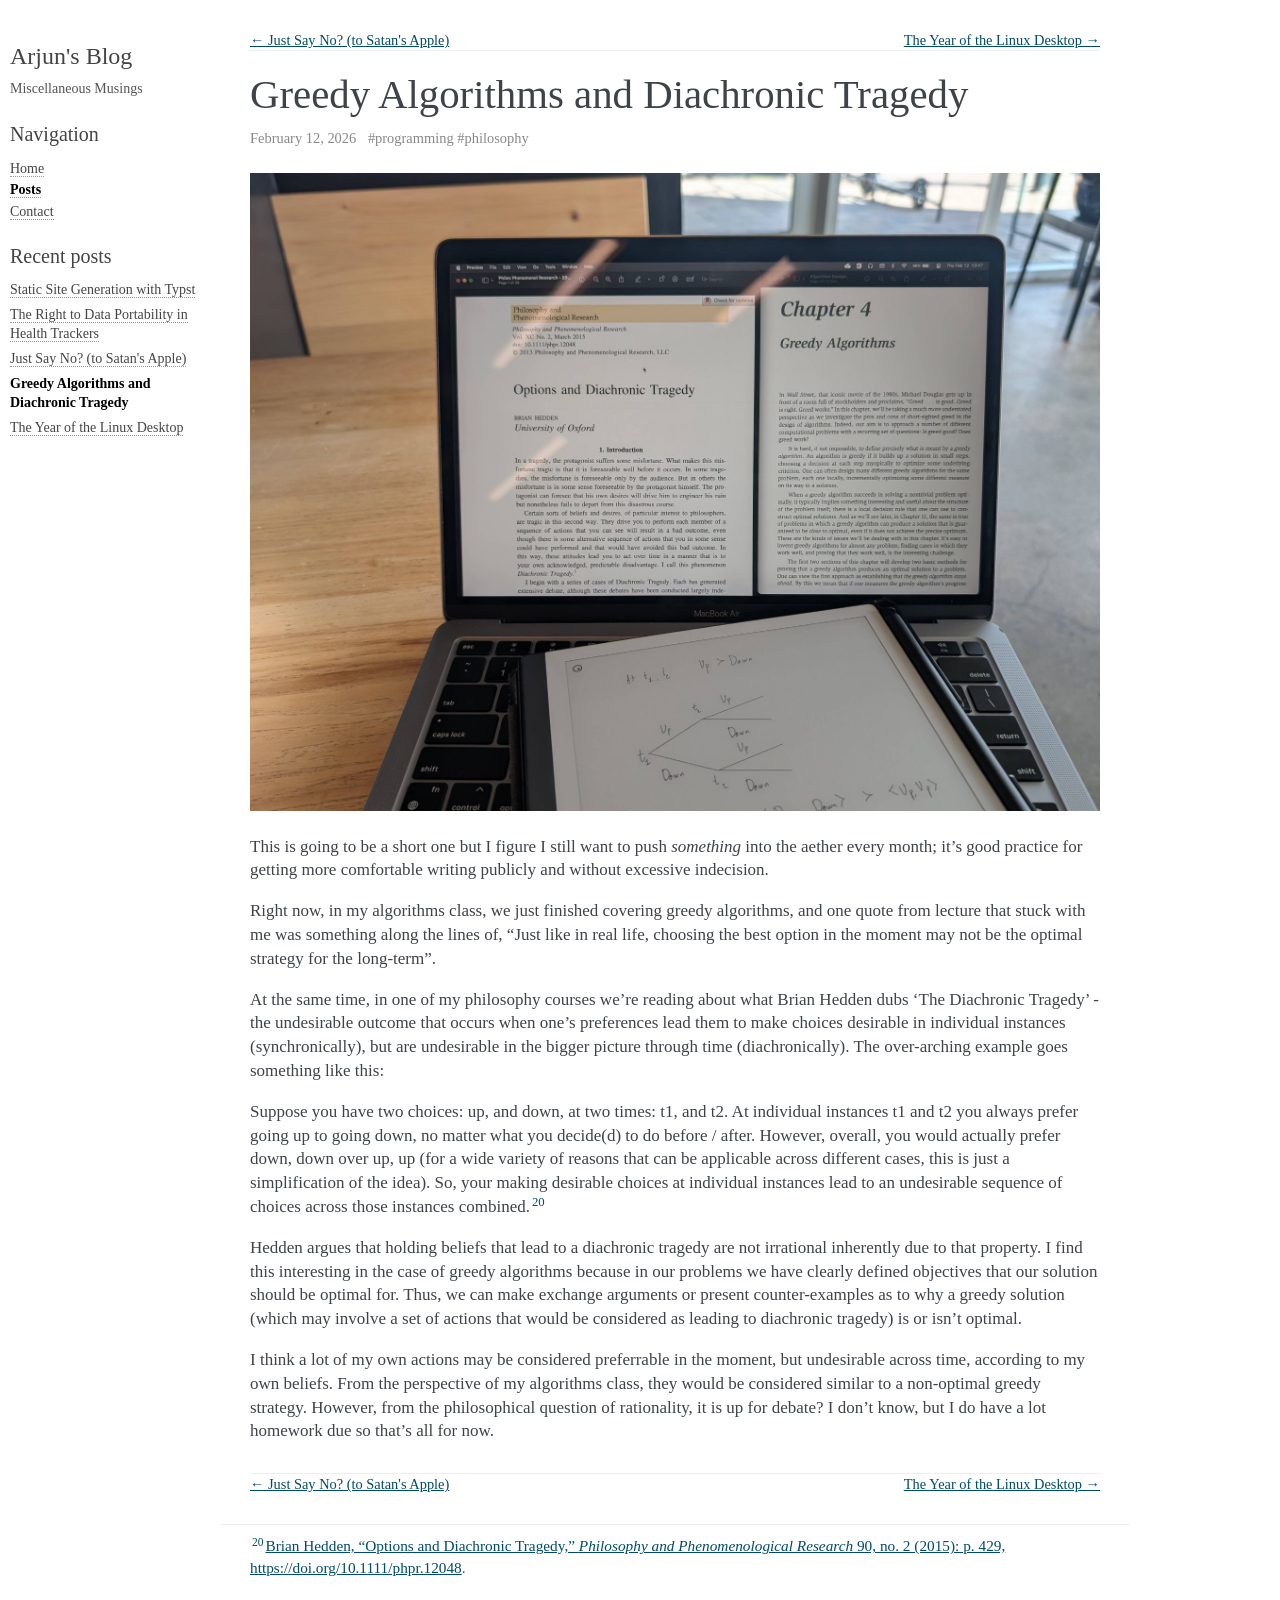
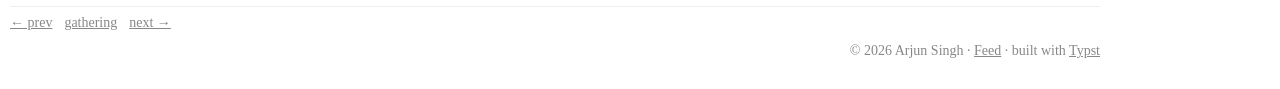
<file: posts/greedy-tragedy/index.html>
<!DOCTYPE html><html lang="en"><head><meta charset="utf-8"><meta name="viewport" content="width=device-width, initial-scale=1"><title>Greedy Algorithms and Diachronic Tragedy · Arjun's Blog</title><meta name="description" content="My daemons might not be irrational after all!"><meta name="authors" content="Arjun Singh"><style>/* Alignment */
mtable.right-align mtd,
mtable mtd.right-align,
mtable.left-align mtd.right-align,
mtable.aligned mtd:nth-child(odd) {
  justify-items: end;
  text-align: right;
}
mtable.cases mtd,
mtable.left-align mtd,
mtable mtd.left-align,
mtable.aligned mtd:nth-child(even),
math:is(:not([display])) > mtable.multiline-equation mtd {
  justify-items: start;
  text-align: left;
}
mtable.cases mtd,
mtable.aligned mtd,
mtable mtd.flushed,
mtable mtd.left-flush {
  padding-left: 0;
}
mtable.cases mtd,
mtable.aligned mtd,
mtable mtd.flushed,
mtable mtd.right-flush {
  padding-right: 0;
}

/* Tables */
mtable {
  math-style: inherit;
}
mtd {
  math-depth: auto-add;
  math-style: compact;
  math-shift: compact;
}

/* Equations */
mtable.multiline-equation mtd {
  math-depth: inherit;
  math-style: inherit;
  math-shift: inherit;
  padding: 0;
}
math > mtable.multiline-equation mtr:not(:last-child) mtd {
  padding-bottom: 0.5em;
}

/* Fractions */
mfrac {
  padding-inline: 0;
  margin-inline: 0.1em;
}

/* Accents */
mover[accent="true" i] > :first-child {
  font-feature-settings: "dtls";
}
mover.dotted[accent="true" i] > :first-child {
  font-feature-settings: "dtls" 0;
}

/* Other rules for scriptlevel, displaystyle and math-shift */
munder > :nth-child(2),
munderover > :nth-child(2) {
  math-shift: compact
}
munder[accentunder="true" i] > :not(:first-child),
mover[accent="true" i] > :not(:first-child) {
  math-depth: inherit;
  math-style: inherit;
  math-shift: inherit;
}</style></head><body><link rel="stylesheet" href="../../style.css"><link rel="icon" href="../../favicon.svg"><link rel="alternate" type="application/atom+xml" title="Arjun's Blog feed" href="../../feed.xml"><div class="documentwrapper"><div class="bodycontent"><div class="related top"><ul><li class="newer"><a href="../../posts/satan-apple/">← Just Say No? (to Satan's Apple)</a></li><li class="older"><a href="../../posts/linux-desktop/">The Year of the Linux Desktop →</a></li></ul></div><main><article class="post"><header class="post-header"><h1>Greedy Algorithms and Diachronic Tragedy</h1><p class="post-meta"><time datetime="2026-02-12">February 12, 2026</time> <span class="tags">#programming #philosophy</span></p></header><p><img src="procrastination.jpg" alt="Laptop in restaurant"></p><p>This is going to be a short one but I figure I still want to push <em>something</em> into the aether every month; it’s good practice for getting more comfortable writing publicly and without excessive indecision.</p><p>Right now, in my algorithms class, we just finished covering greedy algorithms, and one quote from lecture that stuck with me was something along the lines of, “Just like in real life, choosing the best option in the moment may not be the optimal strategy for the long-term”.</p><p>At the same time, in one of my philosophy courses we’re reading about what Brian Hedden dubs ‘The Diachronic Tragedy’ - the undesirable outcome that occurs when one’s preferences lead them to make choices desirable in individual instances (synchronically), but are undesirable in the bigger picture through time (diachronically). The over-arching example goes something like this:</p><p>Suppose you have two choices: up, and down, at two times: t1, and t2. At individual instances t1 and t2 you always prefer going up to going down, no matter what you decide(d) to do before / after. However, overall, you would actually prefer down, down over up, up (for a wide variety of reasons that can be applicable across different cases, this is just a simplification of the idea). So, your making desirable choices at individual instances lead to an undesirable sequence of choices across those instances combined.<sup id="loc-1" role="doc-noteref"><a href="#loc-3">20</a></sup></p><p>Hedden argues that holding beliefs that lead to a diachronic tragedy are not irrational inherently due to that property. I find this interesting in the case of greedy algorithms because in our problems we have clearly defined objectives that our solution should be optimal for. Thus, we can make exchange arguments or present counter-examples as to why a greedy solution (which may involve a set of actions that would be considered as leading to diachronic tragedy) is or isn’t optimal.</p><p>I think a lot of my own actions may be considered preferrable in the moment, but undesirable across time, according to my own beliefs. From the perspective of my algorithms class, they would be considered similar to a non-optimal greedy strategy. However, from the philosophical question of rationality, it is up for debate? I don’t know, but I do have a lot homework due so that’s all for now.</p><section role="doc-bibliography" class="hanging-indent"><ul style="list-style-type: none"><li id="loc-2">Hedden, Brian. “Options and Diachronic Tragedy.” <em>Philosophy and Phenomenological Research</em> 90, no. 2 (2015): 423–51. <a href="https://doi.org/10.1111/phpr.12048">https://doi.org/10.1111/phpr.12048</a>.</li></ul></section></article></main><div class="related bottom"><ul><li class="newer"><a href="../../posts/satan-apple/">← Just Say No? (to Satan's Apple)</a></li><li class="older"><a href="../../posts/linux-desktop/">The Year of the Linux Desktop →</a></li></ul></div></div></div><div class="sidebar"><h1 class="logo"><a href="../../">Arjun's Blog</a></h1><p class="blurb">Miscellaneous Musings</p><h3>Navigation</h3><ul><li><a href="../../">Home</a></li><li><a href="../../posts/" class="current">Posts</a></li><li><a href="../../contact/">Contact</a></li></ul><h3>Recent posts</h3><ul class="recent"><li><a href="../../posts/typst-sitegen/">Static Site Generation with Typst</a></li><li><a href="../../posts/data-portability/">The Right to Data Portability in Health Trackers</a></li><li><a href="../../posts/satan-apple/">Just Say No? (to Satan's Apple)</a></li><li><span class="current">Greedy Algorithms and Diachronic Tragedy</span></li><li><a href="../../posts/linux-desktop/">The Year of the Linux Desktop</a></li></ul></div><div class="pagefooter"><div class="blogring"><a href="https://kytrinh.me/gathering/arjunsblog/prev">← prev</a> <a href="https://kytrinh.me/gathering/">gathering</a> <a href="https://kytrinh.me/gathering/arjunsblog/next">next →</a></div><div class="footer">© 2026 Arjun Singh · <a href="../../feed.xml">Feed</a> · built with <a href="https://typst.app">Typst</a></div></div><section role="doc-endnotes"><ol style="list-style-type: none"><li id="loc-3"><sup role="doc-backlink"><a href="#loc-1">20</a></sup><a href="#loc-2">Brian Hedden, “Options and Diachronic Tragedy,” <em>Philosophy and Phenomenological Research</em> 90, no. 2 (2015): p. 429, <a href="https://doi.org/10.1111/phpr.12048">https://doi.org/10.1111/phpr.12048</a></a>.</li></ol></section></body></html>
</file>
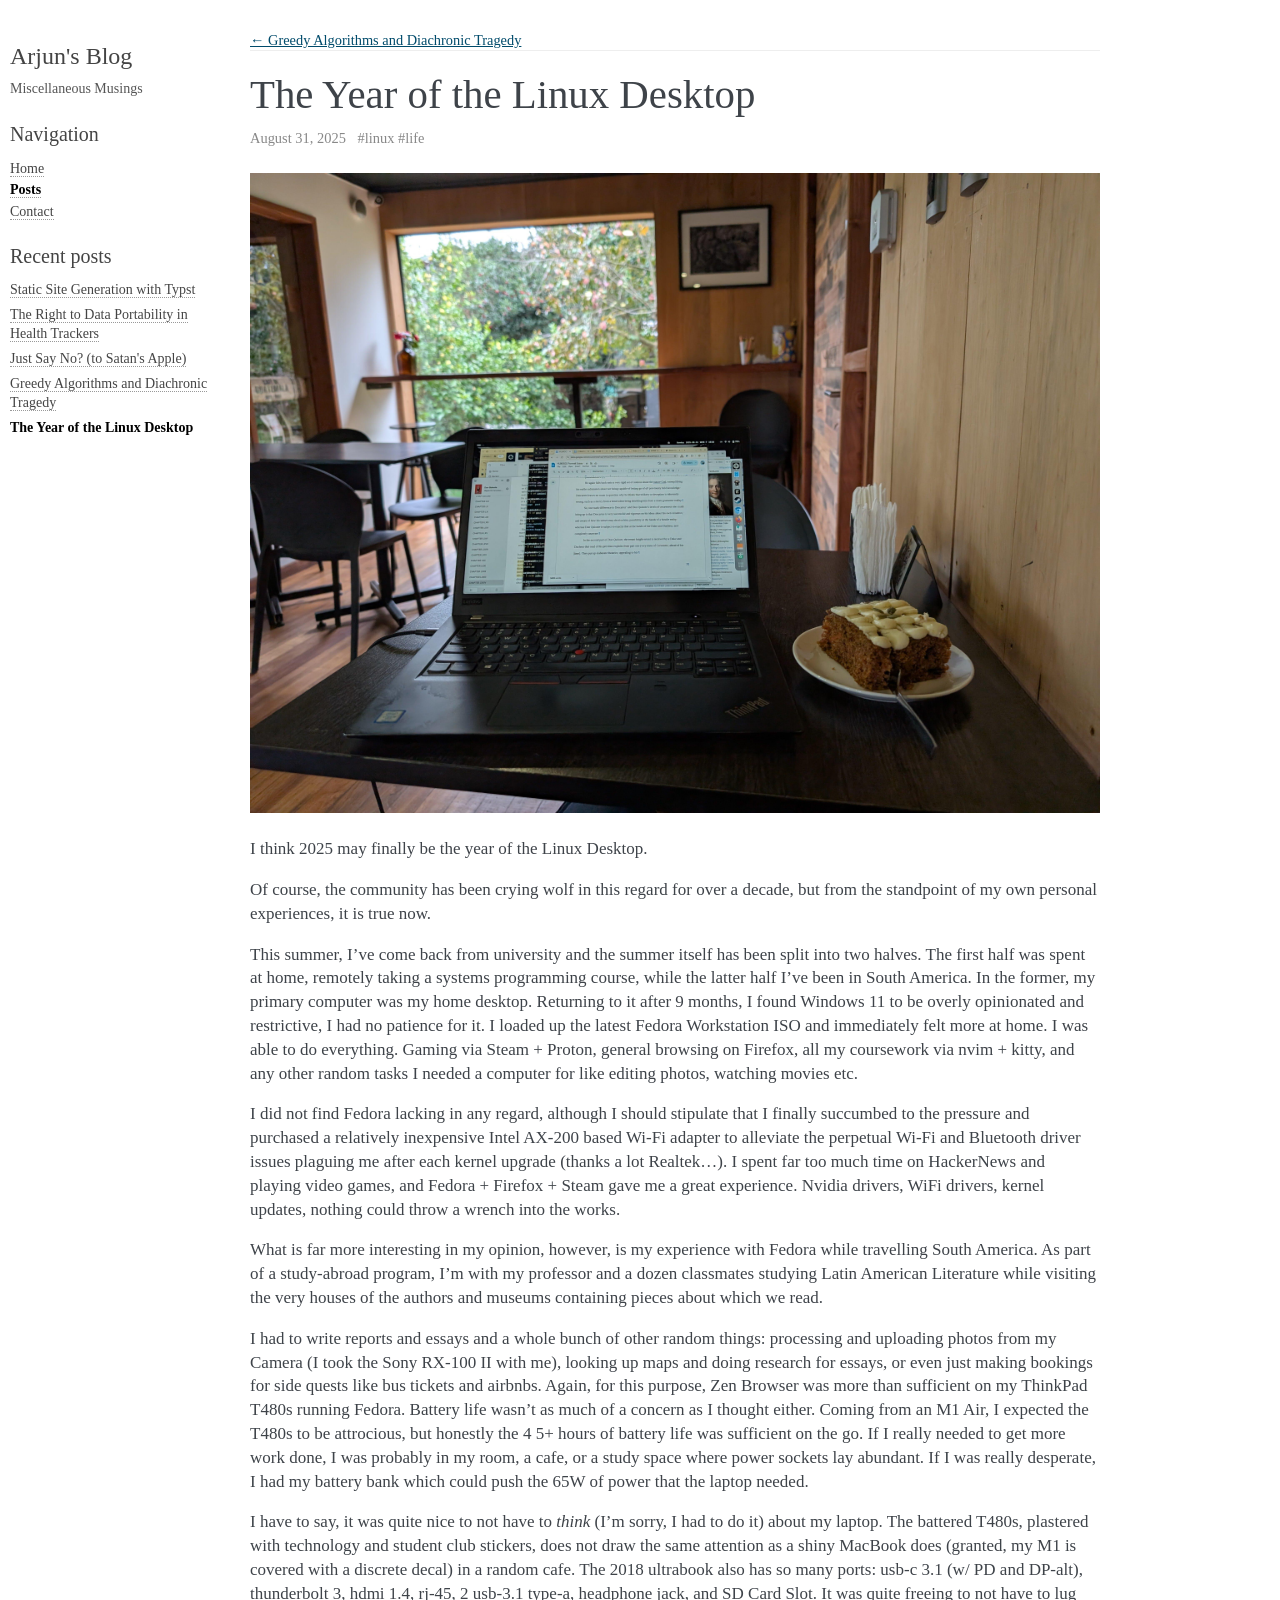
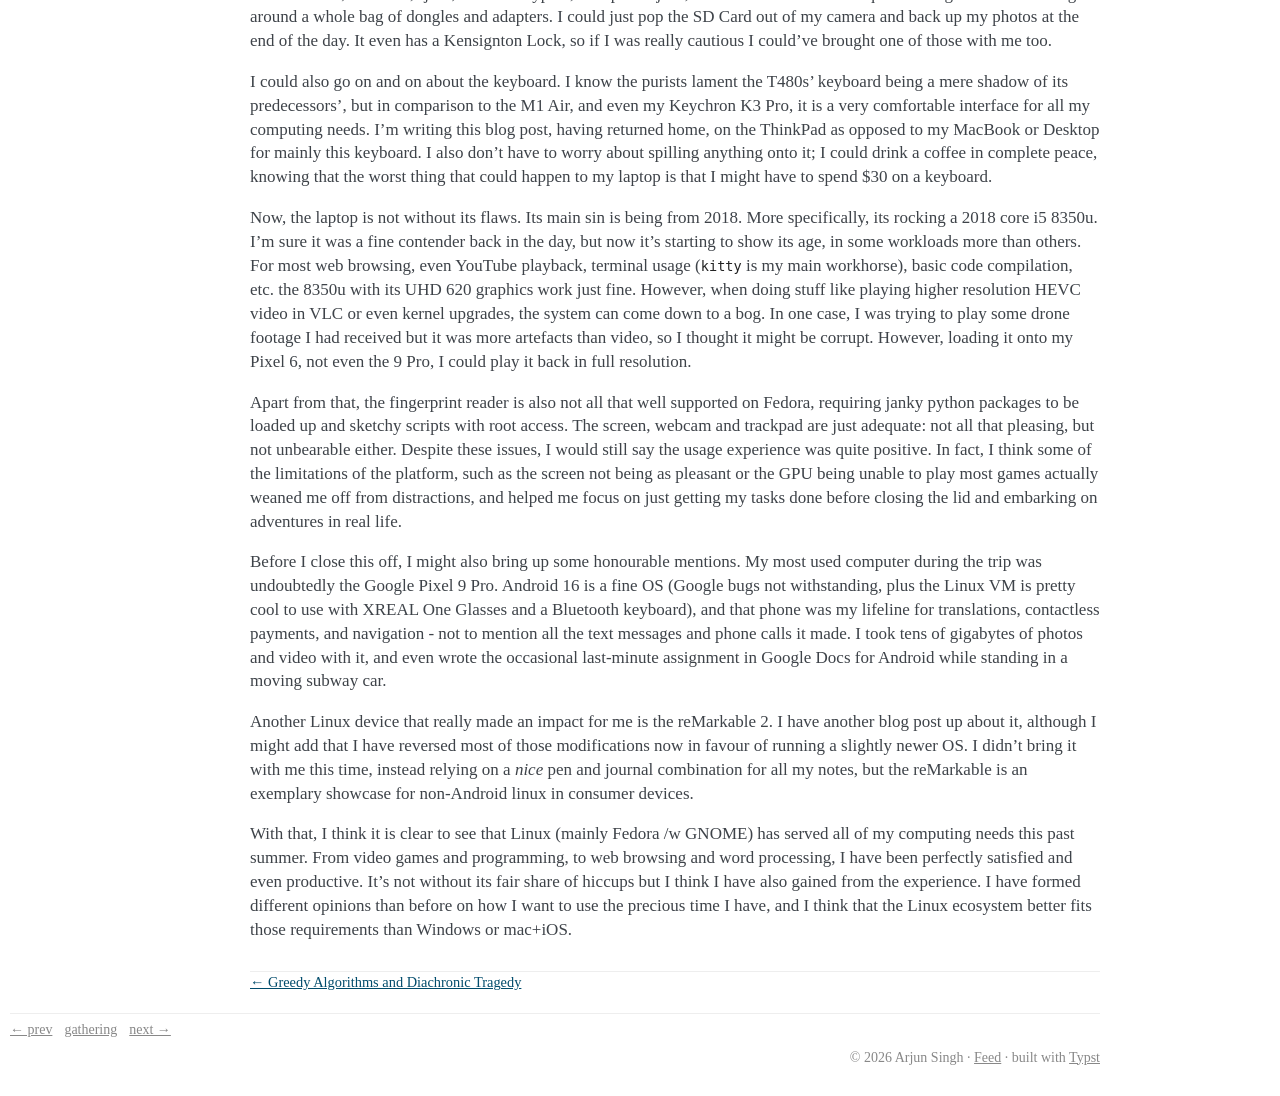
<file: posts/linux-desktop/index.html>
<!DOCTYPE html><html lang="en"><head><meta charset="utf-8"><meta name="viewport" content="width=device-width, initial-scale=1"><title>The Year of the Linux Desktop · Arjun's Blog</title><meta name="description" content="Reflecting on my primary computing platform this summer"><meta name="authors" content="Arjun Singh"><style>/* Alignment */
mtable.right-align mtd,
mtable mtd.right-align,
mtable.left-align mtd.right-align,
mtable.aligned mtd:nth-child(odd) {
  justify-items: end;
  text-align: right;
}
mtable.cases mtd,
mtable.left-align mtd,
mtable mtd.left-align,
mtable.aligned mtd:nth-child(even),
math:is(:not([display])) > mtable.multiline-equation mtd {
  justify-items: start;
  text-align: left;
}
mtable.cases mtd,
mtable.aligned mtd,
mtable mtd.flushed,
mtable mtd.left-flush {
  padding-left: 0;
}
mtable.cases mtd,
mtable.aligned mtd,
mtable mtd.flushed,
mtable mtd.right-flush {
  padding-right: 0;
}

/* Tables */
mtable {
  math-style: inherit;
}
mtd {
  math-depth: auto-add;
  math-style: compact;
  math-shift: compact;
}

/* Equations */
mtable.multiline-equation mtd {
  math-depth: inherit;
  math-style: inherit;
  math-shift: inherit;
  padding: 0;
}
math > mtable.multiline-equation mtr:not(:last-child) mtd {
  padding-bottom: 0.5em;
}

/* Fractions */
mfrac {
  padding-inline: 0;
  margin-inline: 0.1em;
}

/* Accents */
mover[accent="true" i] > :first-child {
  font-feature-settings: "dtls";
}
mover.dotted[accent="true" i] > :first-child {
  font-feature-settings: "dtls" 0;
}

/* Other rules for scriptlevel, displaystyle and math-shift */
munder > :nth-child(2),
munderover > :nth-child(2) {
  math-shift: compact
}
munder[accentunder="true" i] > :not(:first-child),
mover[accent="true" i] > :not(:first-child) {
  math-depth: inherit;
  math-style: inherit;
  math-shift: inherit;
}</style></head><body><link rel="stylesheet" href="../../style.css"><link rel="icon" href="../../favicon.svg"><link rel="alternate" type="application/atom+xml" title="Arjun's Blog feed" href="../../feed.xml"><div class="documentwrapper"><div class="bodycontent"><div class="related top"><ul><li class="newer"><a href="../../posts/greedy-tragedy/">← Greedy Algorithms and Diachronic Tragedy</a></li></ul></div><main><article class="post"><header class="post-header"><h1>The Year of the Linux Desktop</h1><p class="post-meta"><time datetime="2025-08-31">August 31, 2025</time> <span class="tags">#linux #life</span></p></header><p><img src="linux-desktop.jpg" alt="Laptop in cafe"></p><p>I think 2025 may finally be the year of the Linux Desktop.</p><p>Of course, the community has been crying wolf in this regard for over a decade, but from the standpoint of my own personal experiences, it is true now.</p><p>This summer, I’ve come back from university and the summer itself has been split into two halves. The first half was spent at home, remotely taking a systems programming course, while the latter half I’ve been in South America. In the former, my primary computer was my home desktop. Returning to it after 9 months, I found Windows 11 to be overly opinionated and restrictive, I had no patience for it. I loaded up the latest Fedora Workstation ISO and immediately felt more at home. I was able to do everything. Gaming via Steam + Proton, general browsing on Firefox, all my coursework via nvim + kitty, and any other random tasks I needed a computer for like editing photos, watching movies etc.</p><p>I did not find Fedora lacking in any regard, although I should stipulate that I finally succumbed to the pressure and purchased a relatively inexpensive Intel AX-200 based Wi-Fi adapter to alleviate the perpetual Wi-Fi and Bluetooth driver issues plaguing me after each kernel upgrade (thanks a lot Realtek…). I spent far too much time on HackerNews and playing video games, and Fedora + Firefox + Steam gave me a great experience. Nvidia drivers, WiFi drivers, kernel updates, nothing could throw a wrench into the works.</p><p>What is far more interesting in my opinion, however, is my experience with Fedora while travelling South America. As part of a study-abroad program, I’m with my professor and a dozen classmates studying Latin American Literature while visiting the very houses of the authors and museums containing pieces about which we read.</p><p>I had to write reports and essays and a whole bunch of other random things: processing and uploading photos from my Camera (I took the Sony RX-100 II with me), looking up maps and doing research for essays, or even just making bookings for side quests like bus tickets and airbnbs. Again, for this purpose, Zen Browser was more than sufficient on my ThinkPad T480s running Fedora. Battery life wasn’t as much of a concern as I thought either. Coming from an M1 Air, I expected the T480s to be attrocious, but honestly the 4 5+ hours of battery life was sufficient on the go. If I really needed to get more work done, I was probably in my room, a cafe, or a study space where power sockets lay abundant. If I was really desperate, I had my battery bank which could push the 65W of power that the laptop needed.</p><p>I have to say, it was quite nice to not have to <em>think</em> (I’m sorry, I had to do it) about my laptop. The battered T480s, plastered with technology and student club stickers, does not draw the same attention as a shiny MacBook does (granted, my M1 is covered with a discrete decal) in a random cafe. The 2018 ultrabook also has so many ports: usb-c 3.1 (w/ PD and DP-alt), thunderbolt 3, hdmi 1.4, rj-45, 2 usb-3.1 type-a, headphone jack, and SD Card Slot. It was quite freeing to not have to lug around a whole bag of dongles and adapters. I could just pop the SD Card out of my camera and back up my photos at the end of the day. It even has a Kensignton Lock, so if I was really cautious I could’ve brought one of those with me too.</p><p>I could also go on and on about the keyboard. I know the purists lament the T480s’ keyboard being a mere shadow of its predecessors’, but in comparison to the M1 Air, and even my Keychron K3 Pro, it is a very comfortable interface for all my computing needs. I’m writing this blog post, having returned home, on the ThinkPad as opposed to my MacBook or Desktop for mainly this keyboard. I also don’t have to worry about spilling anything onto it; I could drink a coffee in complete peace, knowing that the worst thing that could happen to my laptop is that I might have to spend $30 on a keyboard.</p><p>Now, the laptop is not without its flaws. Its main sin is being from 2018. More specifically, its rocking a 2018 core i5 8350u. I’m sure it was a fine contender back in the day, but now it’s starting to show its age, in some workloads more than others. For most web browsing, even YouTube playback, terminal usage (<code>kitty</code> is my main workhorse), basic code compilation, etc. the 8350u with its UHD 620 graphics work just fine. However, when doing stuff like playing higher resolution HEVC video in VLC or even kernel upgrades, the system can come down to a bog. In one case, I was trying to play some drone footage I had received but it was more artefacts than video, so I thought it might be corrupt. However, loading it onto my Pixel 6, not even the 9 Pro, I could play it back in full resolution.</p><p>Apart from that, the fingerprint reader is also not all that well supported on Fedora, requiring janky python packages to be loaded up and sketchy scripts with root access. The screen, webcam and trackpad are just adequate: not all that pleasing, but not unbearable either. Despite these issues, I would still say the usage experience was quite positive. In fact, I think some of the limitations of the platform, such as the screen not being as pleasant or the GPU being unable to play most games actually weaned me off from distractions, and helped me focus on just getting my tasks done before closing the lid and embarking on adventures in real life.</p><p>Before I close this off, I might also bring up some honourable mentions. My most used computer during the trip was undoubtedly the Google Pixel 9 Pro. Android 16 is a fine OS (Google bugs not withstanding, plus the Linux VM is pretty cool to use with XREAL One Glasses and a Bluetooth keyboard), and that phone was my lifeline for translations, contactless payments, and navigation - not to mention all the text messages and phone calls it made. I took tens of gigabytes of photos and video with it, and even wrote the occasional last-minute assignment in Google Docs for Android while standing in a moving subway car.</p><p>Another Linux device that really made an impact for me is the reMarkable 2. I have another blog post up about it, although I might add that I have reversed most of those modifications now in favour of running a slightly newer OS. I didn’t bring it with me this time, instead relying on a <em>nice</em> pen and journal combination for all my notes, but the reMarkable is an exemplary showcase for non-Android linux in consumer devices.</p><p>With that, I think it is clear to see that Linux (mainly Fedora /w GNOME) has served all of my computing needs this past summer. From video games and programming, to web browsing and word processing, I have been perfectly satisfied and even productive. It’s not without its fair share of hiccups but I think I have also gained from the experience. I have formed different opinions than before on how I want to use the precious time I have, and I think that the Linux ecosystem better fits those requirements than Windows or mac+iOS.</p></article></main><div class="related bottom"><ul><li class="newer"><a href="../../posts/greedy-tragedy/">← Greedy Algorithms and Diachronic Tragedy</a></li></ul></div></div></div><div class="sidebar"><h1 class="logo"><a href="../../">Arjun's Blog</a></h1><p class="blurb">Miscellaneous Musings</p><h3>Navigation</h3><ul><li><a href="../../">Home</a></li><li><a href="../../posts/" class="current">Posts</a></li><li><a href="../../contact/">Contact</a></li></ul><h3>Recent posts</h3><ul class="recent"><li><a href="../../posts/typst-sitegen/">Static Site Generation with Typst</a></li><li><a href="../../posts/data-portability/">The Right to Data Portability in Health Trackers</a></li><li><a href="../../posts/satan-apple/">Just Say No? (to Satan's Apple)</a></li><li><a href="../../posts/greedy-tragedy/">Greedy Algorithms and Diachronic Tragedy</a></li><li><span class="current">The Year of the Linux Desktop</span></li></ul></div><div class="pagefooter"><div class="blogring"><a href="https://kytrinh.me/gathering/arjunsblog/prev">← prev</a> <a href="https://kytrinh.me/gathering/">gathering</a> <a href="https://kytrinh.me/gathering/arjunsblog/next">next →</a></div><div class="footer">© 2026 Arjun Singh · <a href="../../feed.xml">Feed</a> · built with <a href="https://typst.app">Typst</a></div></div></body></html>
</file>
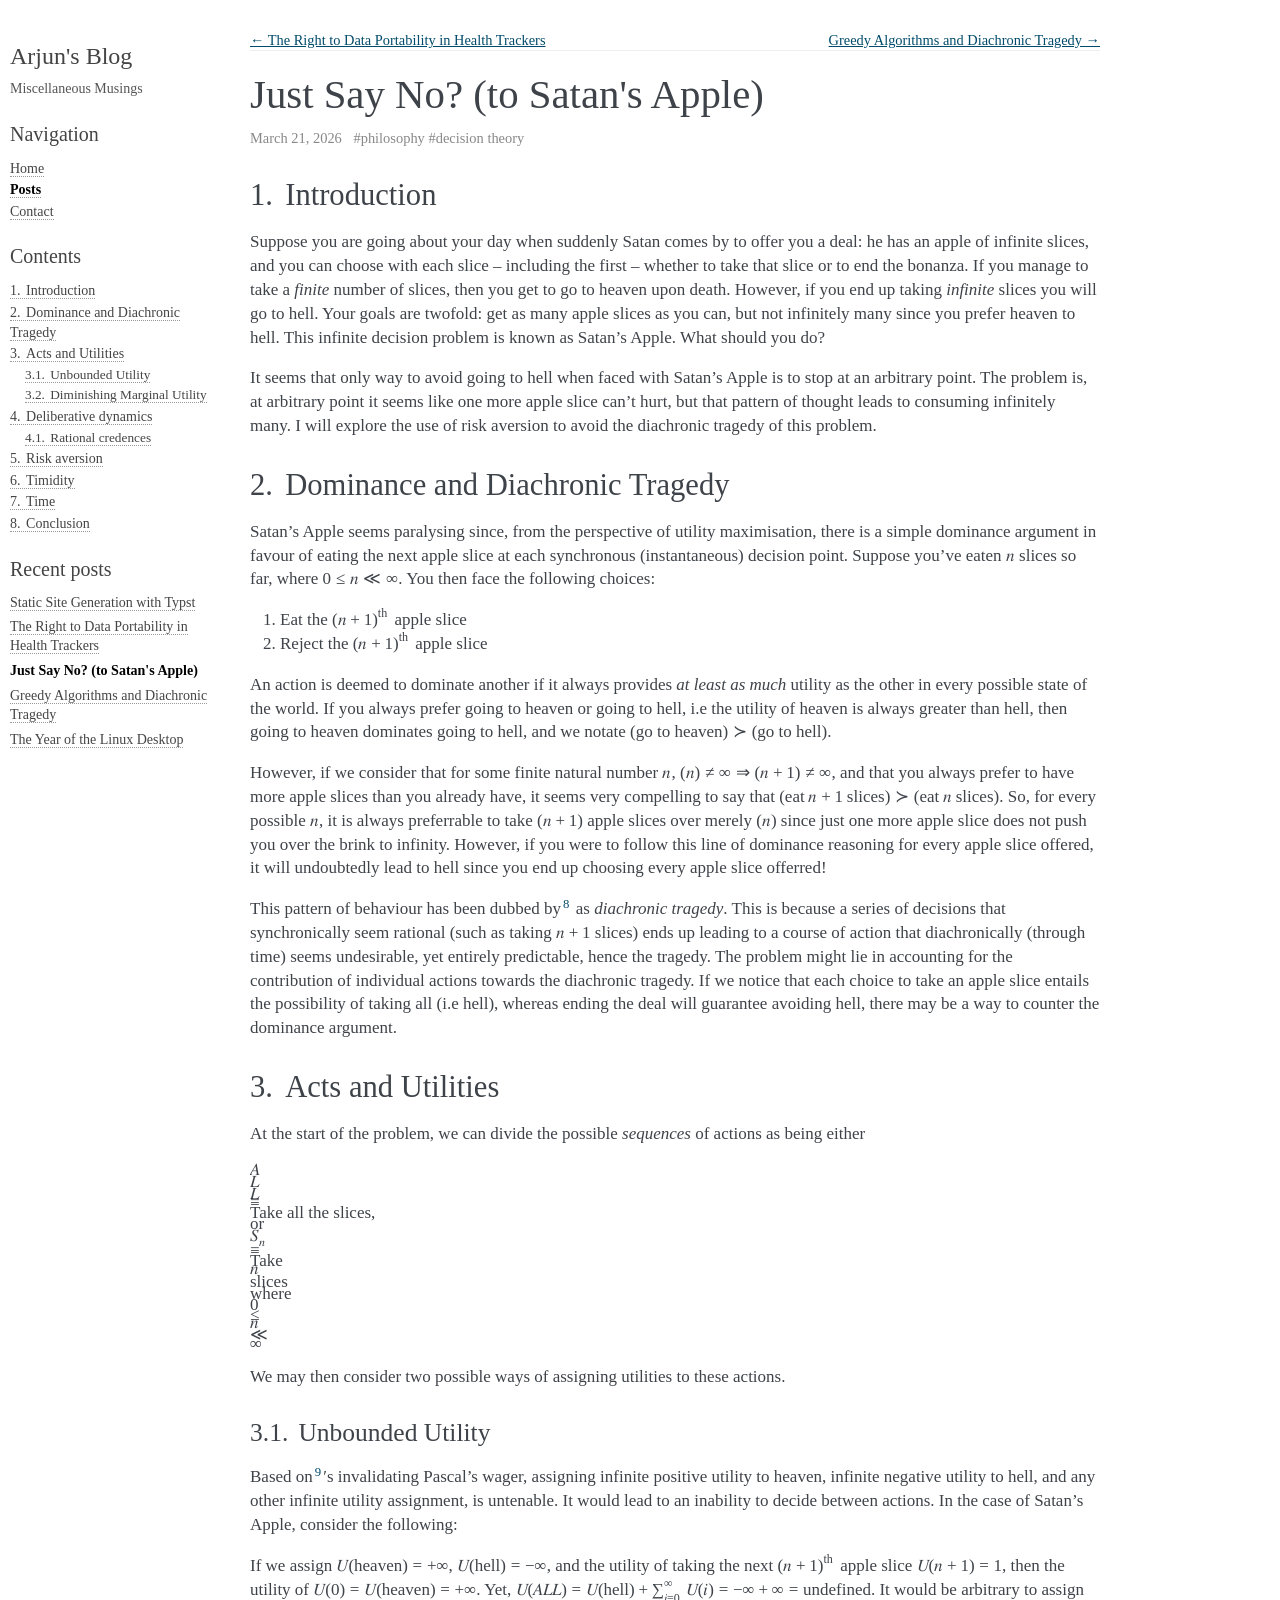
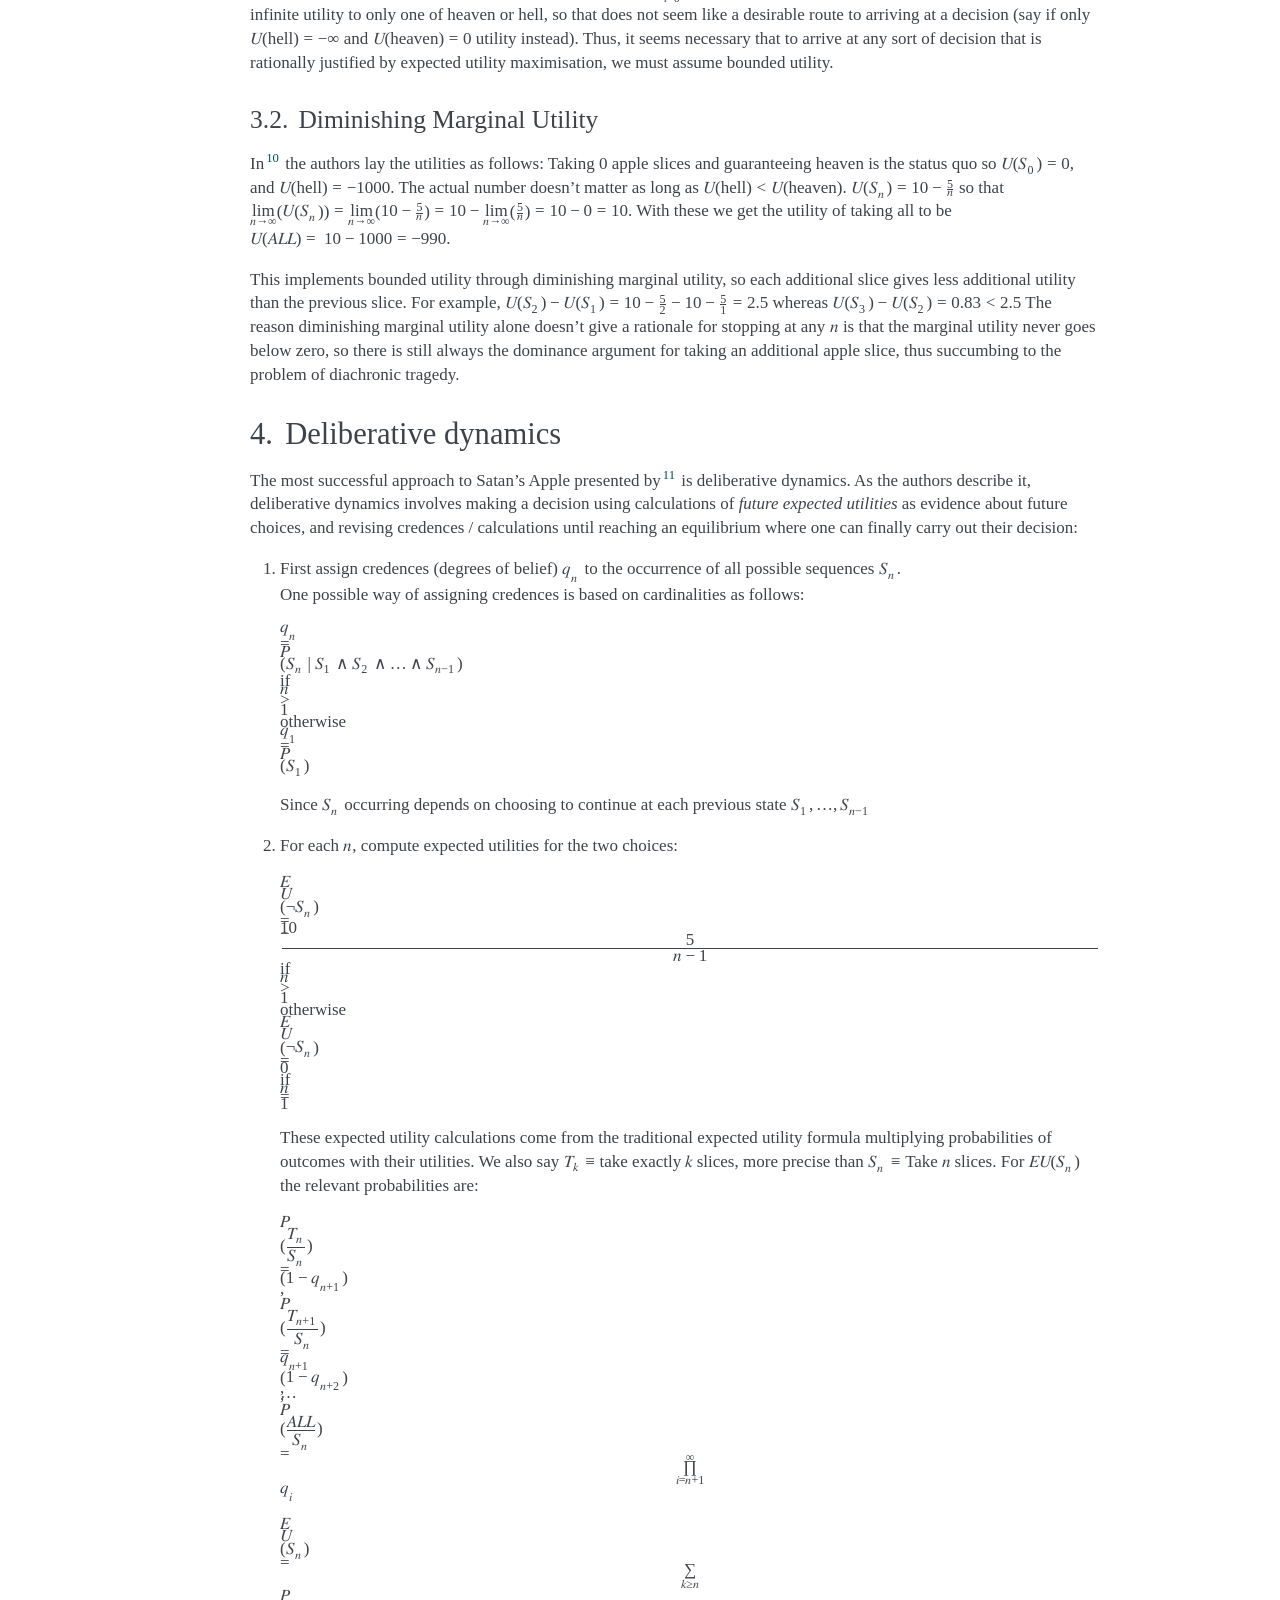
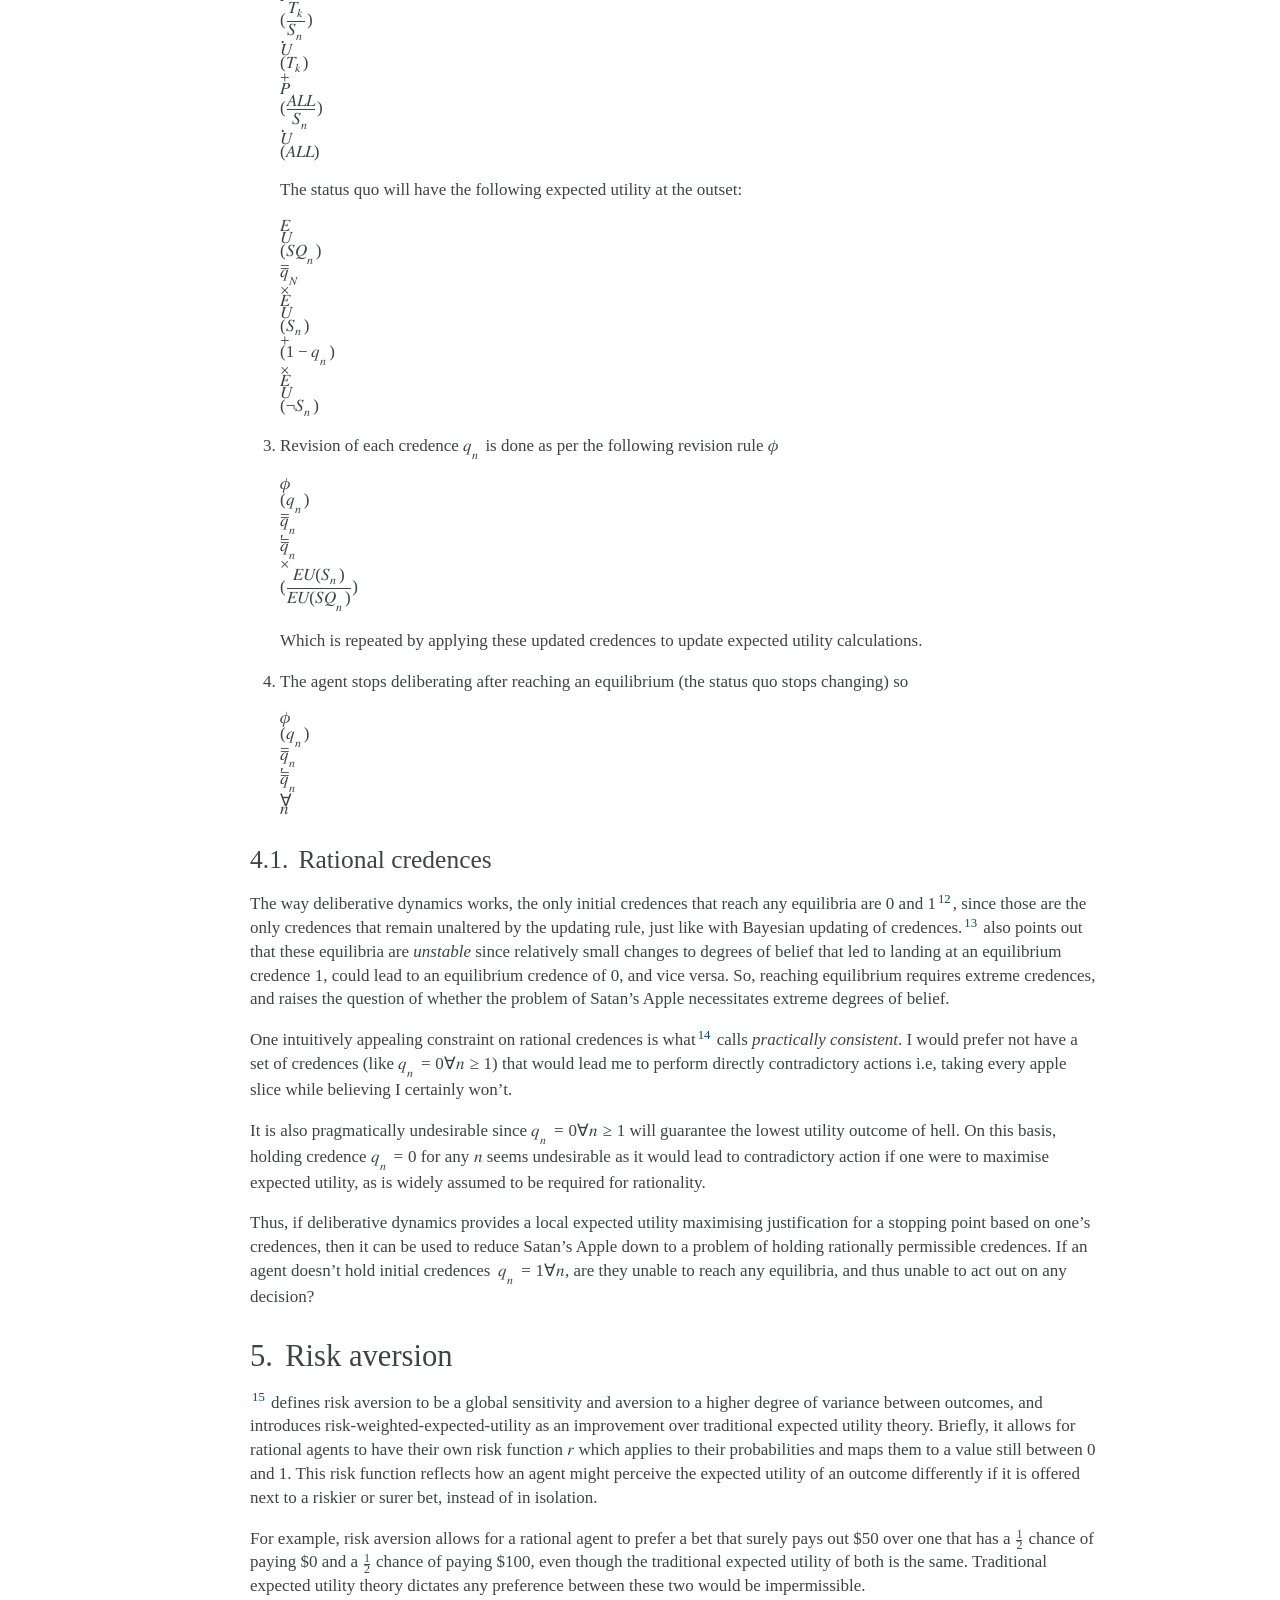
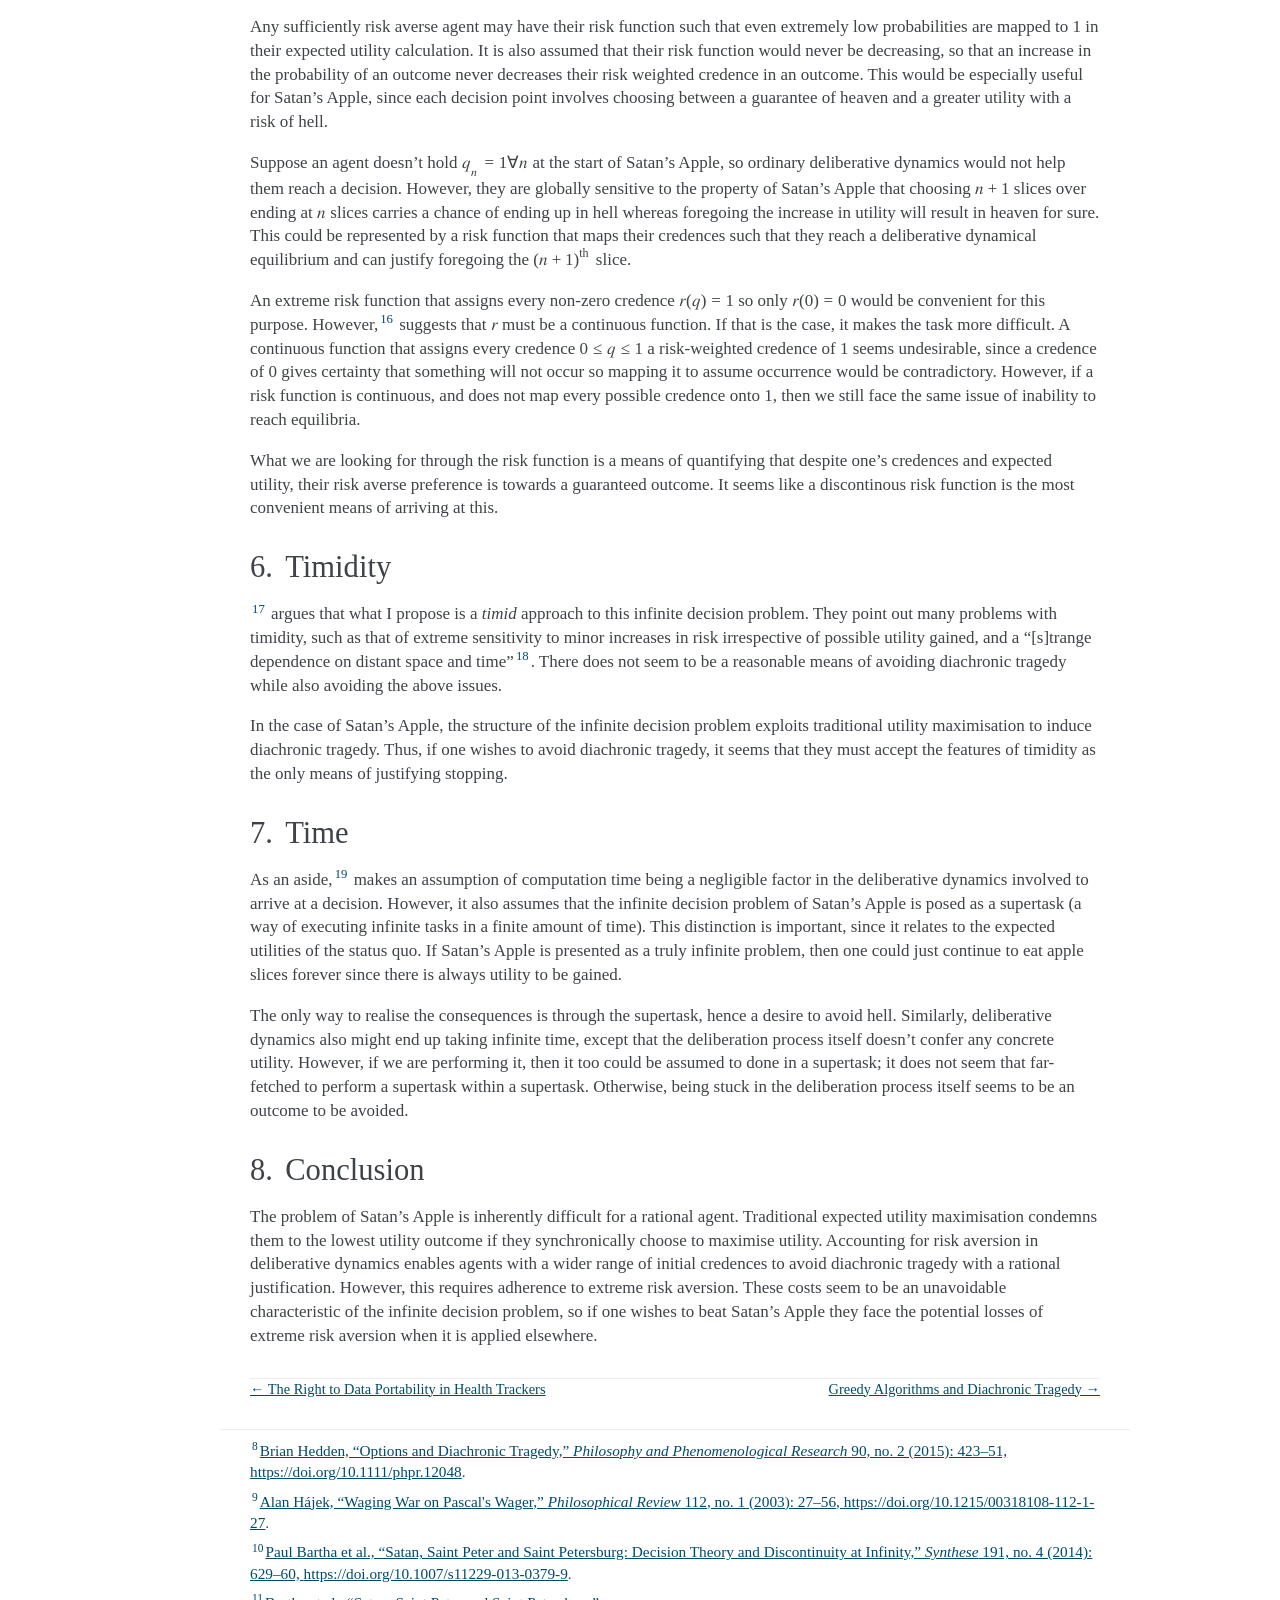
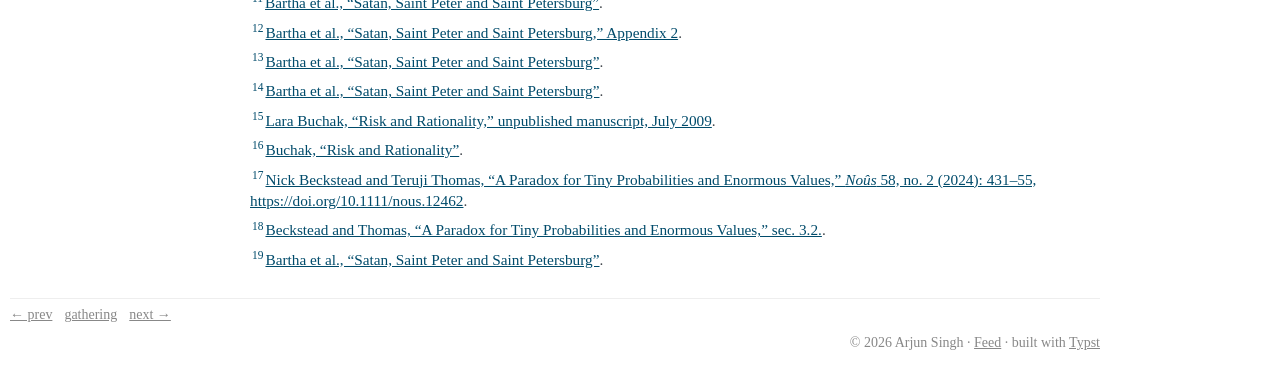
<file: posts/satan-apple/index.html>
<!DOCTYPE html><html lang="en"><head><meta charset="utf-8"><meta name="viewport" content="width=device-width, initial-scale=1"><title>Just Say No? (to Satan's Apple) · Arjun's Blog</title><meta name="description" content="Infinite decision theory is weird."><meta name="authors" content="Arjun Singh"><style>/* Alignment */
mtable.right-align mtd,
mtable mtd.right-align,
mtable.left-align mtd.right-align,
mtable.aligned mtd:nth-child(odd) {
  justify-items: end;
  text-align: right;
}
mtable.cases mtd,
mtable.left-align mtd,
mtable mtd.left-align,
mtable.aligned mtd:nth-child(even),
math:is(:not([display])) > mtable.multiline-equation mtd {
  justify-items: start;
  text-align: left;
}
mtable.cases mtd,
mtable.aligned mtd,
mtable mtd.flushed,
mtable mtd.left-flush {
  padding-left: 0;
}
mtable.cases mtd,
mtable.aligned mtd,
mtable mtd.flushed,
mtable mtd.right-flush {
  padding-right: 0;
}

/* Tables */
mtable {
  math-style: inherit;
}
mtd {
  math-depth: auto-add;
  math-style: compact;
  math-shift: compact;
}

/* Equations */
mtable.multiline-equation mtd {
  math-depth: inherit;
  math-style: inherit;
  math-shift: inherit;
  padding: 0;
}
math > mtable.multiline-equation mtr:not(:last-child) mtd {
  padding-bottom: 0.5em;
}

/* Fractions */
mfrac {
  padding-inline: 0;
  margin-inline: 0.1em;
}

/* Accents */
mover[accent="true" i] > :first-child {
  font-feature-settings: "dtls";
}
mover.dotted[accent="true" i] > :first-child {
  font-feature-settings: "dtls" 0;
}

/* Other rules for scriptlevel, displaystyle and math-shift */
munder > :nth-child(2),
munderover > :nth-child(2) {
  math-shift: compact
}
munder[accentunder="true" i] > :not(:first-child),
mover[accent="true" i] > :not(:first-child) {
  math-depth: inherit;
  math-style: inherit;
  math-shift: inherit;
}</style></head><body><link rel="stylesheet" href="../../style.css"><link rel="icon" href="../../favicon.svg"><link rel="alternate" type="application/atom+xml" title="Arjun's Blog feed" href="../../feed.xml"><div class="documentwrapper"><div class="bodycontent"><div class="related top"><ul><li class="newer"><a href="../../posts/data-portability/">← The Right to Data Portability in Health Trackers</a></li><li class="older"><a href="../../posts/greedy-tragedy/">Greedy Algorithms and Diachronic Tragedy →</a></li></ul></div><main><article class="post"><header class="post-header"><h1>Just Say No? (to Satan's Apple)</h1><p class="post-meta"><time datetime="2026-03-21">March 21, 2026</time> <span class="tags">#philosophy #decision theory</span></p></header><h2 id="introduction"><span class="section-number">1.</span>Introduction<a href="#introduction" class="headerlink" title="Permalink to this section">¶</a></h2><p>Suppose you are going about your day when suddenly Satan comes by to offer you a deal: he has an apple of infinite slices, and you can choose with each slice – including the first – whether to take that slice or to end the bonanza. If you manage to take a <em>finite</em> number of slices, then you get to go to heaven upon death. However, if you end up taking <em>infinite</em> slices you will go to hell. Your goals are twofold: get as many apple slices as you can, but not infinitely many since you prefer heaven to hell. This infinite decision problem is known as Satan’s Apple. What should you do?</p><p>It seems that only way to avoid going to hell when faced with Satan’s Apple is to stop at an arbitrary point. The problem is, at arbitrary point it seems like one more apple slice can’t hurt, but that pattern of thought leads to consuming infinitely many. I will explore the use of risk aversion to avoid the diachronic tragedy of this problem.</p><h2 id="dominance-and-diachronic-tragedy"><span class="section-number">2.</span>Dominance and Diachronic Tragedy<a href="#dominance-and-diachronic-tragedy" class="headerlink" title="Permalink to this section">¶</a></h2><p>Satan’s Apple seems paralysing since, from the perspective of utility maximisation, there is a simple dominance argument in favour of eating the next apple slice at each synchronous (instantaneous) decision point. Suppose you’ve eaten <math><mi>𝑛</mi></math> slices so far, where <math><mn>0</mn><mo>≤</mo><mi>𝑛</mi><mo>≪</mo><mi>∞</mi></math>. You then face the following choices:</p><ol><li>Eat the <math><msup><mrow><mo>(</mo><mrow><mi>𝑛</mi><mo>+</mo><mn>1</mn></mrow><mo>)</mo></mrow><mtext>th</mtext></msup></math> apple slice</li><li>Reject the <math><msup><mrow><mo>(</mo><mrow><mi>𝑛</mi><mo>+</mo><mn>1</mn></mrow><mo>)</mo></mrow><mtext>th</mtext></msup></math> apple slice</li></ol><p>An action is deemed to dominate another if it always provides <em>at least as much</em> utility as the other in every possible state of the world. If you always prefer going to heaven or going to hell, i.e the utility of heaven is always greater than hell, then going to heaven dominates going to hell, and we notate <math><mrow><mo>(</mo><mtext>go to heaven</mtext><mo>)</mo></mrow><mo>≻</mo><mrow><mo>(</mo><mtext>go to hell</mtext><mo>)</mo></mrow></math>.</p><p>However, if we consider that for some finite natural number <math><mi>𝑛</mi></math>, <math><mrow><mo>(</mo><mi>𝑛</mi><mo>)</mo></mrow><mo>≠</mo><mi>∞</mi><mo stretchy="false">⇒</mo><mrow><mo>(</mo><mrow><mi>𝑛</mi><mo>+</mo><mn>1</mn></mrow><mo>)</mo></mrow><mo>≠</mo><mi>∞</mi></math>, and that you always prefer to have more apple slices than you already have, it seems very compelling to say that <math><mrow><mo>(</mo><mrow><mtext>eat</mtext><mspace width="0.2222em"/><mi>𝑛</mi><mo>+</mo><mn>1</mn><mspace width="0.2222em"/><mtext>slices</mtext></mrow><mo>)</mo></mrow><mo>≻</mo><mrow><mo>(</mo><mrow><mtext>eat</mtext><mspace width="0.2222em"/><mi>𝑛</mi><mspace width="0.2222em"/><mtext>slices</mtext></mrow><mo>)</mo></mrow></math>. So, for every possible <math><mi>𝑛</mi></math>, it is always preferrable to take <math><mrow><mo>(</mo><mrow><mi>𝑛</mi><mo>+</mo><mn>1</mn></mrow><mo>)</mo></mrow></math> apple slices over merely <math><mrow><mo>(</mo><mi>𝑛</mi><mo>)</mo></mrow></math> since just one more apple slice does not push you over the brink to infinity. However, if you were to follow this line of dominance reasoning for every apple slice offered, it will undoubtedly lead to hell since you end up choosing every apple slice offerred!</p><p>This pattern of behaviour has been dubbed by<sup id="loc-1" role="doc-noteref"><a href="#loc-18">8</a></sup> as <em>diachronic tragedy</em>. This is because a series of decisions that synchronically seem rational (such as taking <math><mi>𝑛</mi><mo>+</mo><mn>1</mn></math> slices) ends up leading to a course of action that diachronically (through time) seems undesirable, yet entirely predictable, hence the tragedy. The problem might lie in accounting for the contribution of individual actions towards the diachronic tragedy. If we notice that each choice to take an apple slice entails the possibility of taking all (i.e hell), whereas ending the deal will guarantee avoiding hell, there may be a way to counter the dominance argument.</p><h2 id="acts-and-utilities"><span class="section-number">3.</span>Acts and Utilities<a href="#acts-and-utilities" class="headerlink" title="Permalink to this section">¶</a></h2><p>At the start of the problem, we can divide the possible <em>sequences</em> of actions as being either</p><math display="block"><mi>𝐴</mi><mi>𝐿</mi><mi>𝐿</mi><mo>≡</mo><mtext>Take all the slices,</mtext><mspace width="0.2222em"/><mtext>or</mtext><mspace width="0.2222em"/><msub><mi>𝑆</mi><mi>𝑛</mi></msub><mo>≡</mo><mtext>Take</mtext><mspace width="0.2222em"/><mi>𝑛</mi><mspace width="0.2222em"/><mtext>slices</mtext><mspace width="0.2222em"/><mtext>where</mtext><mspace width="0.2222em"/><mn>0</mn><mo>≤</mo><mi>𝑛</mi><mo>≪</mo><mi>∞</mi></math><p>We may then consider two possible ways of assigning utilities to these actions.</p><h3 id="unbounded-utility"><span class="section-number">3.1.</span>Unbounded Utility<a href="#unbounded-utility" class="headerlink" title="Permalink to this section">¶</a></h3><p>Based on<sup id="loc-2" role="doc-noteref"><a href="#loc-19">9</a></sup>′s invalidating Pascal’s wager, assigning infinite positive utility to heaven, infinite negative utility to hell, and any other infinite utility assignment, is untenable. It would lead to an inability to decide between actions. In the case of Satan’s Apple, consider the following:</p><p>If we assign <math><mi>𝑈</mi><mrow><mo>(</mo><mtext>heaven</mtext><mo>)</mo></mrow><mo>=</mo><mo form="prefix">+</mo><mi>∞</mi></math>, <math><mi>𝑈</mi><mrow><mo>(</mo><mtext>hell</mtext><mo>)</mo></mrow><mo>=</mo><mo form="prefix">−</mo><mi>∞</mi></math>, and the utility of taking the next <math><msup><mrow><mo>(</mo><mrow><mi>𝑛</mi><mo>+</mo><mn>1</mn></mrow><mo>)</mo></mrow><mtext>th</mtext></msup></math> apple slice <math><mi>𝑈</mi><mrow><mo>(</mo><mrow><mi>𝑛</mi><mo>+</mo><mn>1</mn></mrow><mo>)</mo></mrow><mo>=</mo><mn>1</mn></math>, then the utility of <math><mi>𝑈</mi><mrow><mo>(</mo><mn>0</mn><mo>)</mo></mrow><mo>=</mo><mi>𝑈</mi><mrow><mo>(</mo><mtext>heaven</mtext><mo>)</mo></mrow><mo>=</mo><mo form="prefix">+</mo><mi>∞</mi></math>. Yet, <math><mi>𝑈</mi><mrow><mo>(</mo><mrow><mi>𝐴</mi><mi>𝐿</mi><mi>𝐿</mi></mrow><mo>)</mo></mrow><mo>=</mo><mi>𝑈</mi><mrow><mo>(</mo><mtext>hell</mtext><mo>)</mo></mrow><mo>+</mo><msubsup><mo form="prefix" lspace="0em">∑</mo><mrow><mi>𝑖</mi><mo lspace="0em" rspace="0em">=</mo><mn>0</mn></mrow><mi>∞</mi></msubsup><mi>𝑈</mi><mrow><mo>(</mo><mi>𝑖</mi><mo>)</mo></mrow><mo>=</mo><mo form="prefix">−</mo><mi>∞</mi><mo>+</mo><mi>∞</mi><mo>=</mo><mtext>undefined</mtext></math>. It would be arbitrary to assign infinite utility to only one of heaven or hell, so that does not seem like a desirable route to arriving at a decision (say if only <math><mi>𝑈</mi><mrow><mo>(</mo><mtext>hell</mtext><mo>)</mo></mrow><mo>=</mo><mo form="prefix">−</mo><mi>∞</mi></math> and <math><mi>𝑈</mi><mrow><mo>(</mo><mtext>heaven</mtext><mo>)</mo></mrow><mo>=</mo><mn>0</mn></math> utility instead). Thus, it seems necessary that to arrive at any sort of decision that is rationally justified by expected utility maximisation, we must assume bounded utility.</p><h3 id="diminishing-marginal-utility"><span class="section-number">3.2.</span>Diminishing Marginal Utility<a href="#diminishing-marginal-utility" class="headerlink" title="Permalink to this section">¶</a></h3><p>In<sup id="loc-3" role="doc-noteref"><a href="#loc-20">10</a></sup> the authors lay the utilities as follows: Taking <math><mn>0</mn></math> apple slices and guaranteeing heaven is the status quo so <math><mi>𝑈</mi><mrow><mo>(</mo><msub><mi>𝑆</mi><mn>0</mn></msub><mo>)</mo></mrow><mo>=</mo><mn>0</mn></math>, and <math><mi>𝑈</mi><mrow><mo>(</mo><mtext>hell</mtext><mo>)</mo></mrow><mo>=</mo><mo form="prefix">−</mo><mn>1000</mn></math>. The actual number doesn’t matter as long as <math><mi>𝑈</mi><mrow><mo>(</mo><mtext>hell</mtext><mo>)</mo></mrow><mo>&lt;</mo><mi>𝑈</mi><mrow><mo>(</mo><mtext>heaven</mtext><mo>)</mo></mrow></math>. <math><mi>𝑈</mi><mrow><mo>(</mo><msub><mi>𝑆</mi><mi>𝑛</mi></msub><mo>)</mo></mrow><mo>=</mo><mn>10</mn><mo>−</mo><mfrac><mn>5</mn><mi>𝑛</mi></mfrac></math> so that <math><munder><mo lspace="0em" rspace="0em">lim</mo><mrow><mi>𝑛</mi><mo lspace="0em" rspace="0em" stretchy="false">→</mo><mi>∞</mi></mrow></munder><mrow><mo>(</mo><mrow><mi>𝑈</mi><mrow><mo>(</mo><msub><mi>𝑆</mi><mi>𝑛</mi></msub><mo>)</mo></mrow></mrow><mo>)</mo></mrow><mo>=</mo><munder><mo form="prefix" lspace="0em" rspace="0em">lim</mo><mrow><mi>𝑛</mi><mo lspace="0em" rspace="0em" stretchy="false">→</mo><mi>∞</mi></mrow></munder><mrow><mo>(</mo><mrow><mn>10</mn><mo>−</mo><mfrac><mn>5</mn><mi>𝑛</mi></mfrac></mrow><mo>)</mo></mrow><mo>=</mo><mn>10</mn><mo>−</mo><munder><mo form="prefix" lspace="0em" rspace="0em">lim</mo><mrow><mi>𝑛</mi><mo lspace="0em" rspace="0em" stretchy="false">→</mo><mi>∞</mi></mrow></munder><mrow><mo>(</mo><mfrac><mn>5</mn><mi>𝑛</mi></mfrac><mo>)</mo></mrow><mo>=</mo><mn>10</mn><mo>−</mo><mn>0</mn><mo>=</mo><mn>10</mn></math>. With these we get the utility of taking all to be <math><mi>𝑈</mi><mrow><mo>(</mo><mrow><mi>𝐴</mi><mi>𝐿</mi><mi>𝐿</mi></mrow><mo>)</mo></mrow><mo>=</mo><mtext> </mtext><mspace width="0.2222em"/><mn>10</mn><mo>−</mo><mn>1000</mn><mo>=</mo><mo form="prefix">−</mo><mn>990</mn></math>.</p><p>This implements bounded utility through diminishing marginal utility, so each additional slice gives less additional utility than the previous slice. For example, <math><mi>𝑈</mi><mrow><mo>(</mo><msub><mi>𝑆</mi><mn>2</mn></msub><mo>)</mo></mrow><mo>−</mo><mi>𝑈</mi><mrow><mo>(</mo><msub><mi>𝑆</mi><mn>1</mn></msub><mo>)</mo></mrow><mo>=</mo><mn>10</mn><mo>−</mo><mfrac><mn>5</mn><mn>2</mn></mfrac><mo>−</mo><mn>10</mn><mo>−</mo><mfrac><mn>5</mn><mn>1</mn></mfrac><mo>=</mo><mn>2.5</mn></math> whereas <math><mi>𝑈</mi><mrow><mo>(</mo><msub><mi>𝑆</mi><mn>3</mn></msub><mo>)</mo></mrow><mo>−</mo><mi>𝑈</mi><mrow><mo>(</mo><msub><mi>𝑆</mi><mn>2</mn></msub><mo>)</mo></mrow><mo>=</mo><mn>0.8</mn><mn>3</mn><mo>&lt;</mo><mn>2.5</mn></math> The reason diminishing marginal utility alone doesn’t give a rationale for stopping at any <math><mi>𝑛</mi></math> is that the marginal utility never goes below zero, so there is still always the dominance argument for taking an additional apple slice, thus succumbing to the problem of diachronic tragedy.</p><h2 id="deliberative-dynamics"><span class="section-number">4.</span>Deliberative dynamics<a href="#deliberative-dynamics" class="headerlink" title="Permalink to this section">¶</a></h2><p>The most successful approach to Satan’s Apple presented by<sup id="loc-4" role="doc-noteref"><a href="#loc-21">11</a></sup> is deliberative dynamics. As the authors describe it, deliberative dynamics involves making a decision using calculations of <em>future expected utilities</em> as evidence about future choices, and revising credences / calculations until reaching an equilibrium where one can finally carry out their decision:</p><ol><li><p>First assign credences (degrees of belief) <math><msub><mi>𝑞</mi><mi>𝑛</mi></msub></math> to the occurrence of all possible sequences <math><msub><mi>𝑆</mi><mi>𝑛</mi></msub></math>.<br>One possible way of assigning credences is based on cardinalities as follows:</p><math display="block"><msub><mi>𝑞</mi><mi>𝑛</mi></msub><mo>=</mo><mi>𝑃</mi><mrow><mo>(</mo><mrow><msub><mi>𝑆</mi><mi>𝑛</mi></msub><mspace width="0.2222em"/><mo lspace="0em" rspace="0em">|</mo><mspace width="0.2222em"/><msub><mi>𝑆</mi><mn>1</mn></msub><mo>∧</mo><msub><mi>𝑆</mi><mn>2</mn></msub><mo>∧</mo><mi>…</mi><mo>∧</mo><msub><mi>𝑆</mi><mrow><mi>𝑛</mi><mo lspace="0em" rspace="0em">−</mo><mn>1</mn></mrow></msub></mrow><mo>)</mo></mrow><mspace width="0.2222em"/><mtext>if</mtext><mspace width="0.2222em"/><mi>𝑛</mi><mo>></mo><mn>1</mn><mspace width="0.2222em"/><mtext>otherwise </mtext><msub><mi>𝑞</mi><mn>1</mn></msub><mo>=</mo><mi>𝑃</mi><mrow><mo>(</mo><msub><mi>𝑆</mi><mn>1</mn></msub><mo>)</mo></mrow></math><p>Since <math><msub><mi>𝑆</mi><mi>𝑛</mi></msub></math> occurring depends on choosing to continue at each previous state <math><msub><mi>𝑆</mi><mn>1</mn></msub><mo>,</mo><mi>…</mi><mo>,</mo><msub><mi>𝑆</mi><mrow><mi>𝑛</mi><mo lspace="0em" rspace="0em">−</mo><mn>1</mn></mrow></msub></math></p></li><li><p>For each <math><mi>𝑛</mi></math>, compute expected utilities for the two choices:</p><math display="block"><mi>𝐸</mi><mi>𝑈</mi><mrow><mo>(</mo><mrow><mo>¬</mo><msub><mi>𝑆</mi><mi>𝑛</mi></msub></mrow><mo>)</mo></mrow><mo>=</mo><mn>10</mn><mo>−</mo><mfrac><mn>5</mn><mrow><mi>𝑛</mi><mo>−</mo><mn>1</mn></mrow></mfrac><mspace width="0.2222em"/><mtext>if</mtext><mspace width="0.2222em"/><mi>𝑛</mi><mo>></mo><mn>1</mn><mspace width="0.2222em"/><mtext>otherwise</mtext><mspace width="0.2222em"/><mi>𝐸</mi><mi>𝑈</mi><mrow><mo>(</mo><mrow><mo>¬</mo><msub><mi>𝑆</mi><mi>𝑛</mi></msub></mrow><mo>)</mo></mrow><mo>=</mo><mn>0</mn><mspace width="0.2222em"/><mtext>if</mtext><mspace width="0.2222em"/><mi>𝑛</mi><mo>=</mo><mn>1</mn></math><p>These expected utility calculations come from the traditional expected utility formula multiplying probabilities of outcomes with their utilities. We also say <math><msub><mi>𝑇</mi><mi>𝑘</mi></msub><mo>≡</mo><mtext>take exactly</mtext><mspace width="0.2222em"/><mi>𝑘</mi><mspace width="0.2222em"/><mtext>slices</mtext></math>, more precise than <math><msub><mi>𝑆</mi><mi>𝑛</mi></msub><mo>≡</mo><mtext>Take</mtext><mspace width="0.2222em"/><mi>𝑛</mi><mspace width="0.2222em"/><mtext>slices</mtext></math>. For <math><mi>𝐸</mi><mi>𝑈</mi><mrow><mo>(</mo><msub><mi>𝑆</mi><mi>𝑛</mi></msub><mo>)</mo></mrow></math> the relevant probabilities are:</p><math display="block"><mi>𝑃</mi><mrow><mo>(</mo><mfrac><msub><mi>𝑇</mi><mi>𝑛</mi></msub><msub><mi>𝑆</mi><mi>𝑛</mi></msub></mfrac><mo>)</mo></mrow><mo>=</mo><mrow><mo>(</mo><mrow><mn>1</mn><mo>−</mo><msub><mi>𝑞</mi><mrow><mi>𝑛</mi><mo lspace="0em" rspace="0em">+</mo><mn>1</mn></mrow></msub></mrow><mo>)</mo></mrow><mo>,</mo><mi>𝑃</mi><mrow><mo>(</mo><mfrac><msub><mi>𝑇</mi><mrow><mi>𝑛</mi><mo lspace="0em" rspace="0em">+</mo><mn>1</mn></mrow></msub><msub><mi>𝑆</mi><mi>𝑛</mi></msub></mfrac><mo>)</mo></mrow><mo>=</mo><msub><mi>𝑞</mi><mrow><mi>𝑛</mi><mo lspace="0em" rspace="0em">+</mo><mn>1</mn></mrow></msub><mrow><mo>(</mo><mrow><mn>1</mn><mo>−</mo><msub><mi>𝑞</mi><mrow><mi>𝑛</mi><mo lspace="0em" rspace="0em">+</mo><mn>2</mn></mrow></msub></mrow><mo>)</mo></mrow><mo>,</mo><mi>…</mi><mo>,</mo><mi>𝑃</mi><mrow><mo>(</mo><mfrac><mrow><mi>𝐴</mi><mi>𝐿</mi><mi>𝐿</mi></mrow><msub><mi>𝑆</mi><mi>𝑛</mi></msub></mfrac><mo>)</mo></mrow><mo>=</mo><munderover><mo form="prefix" lspace="0em">∏</mo><mrow><mi>𝑖</mi><mo lspace="0em" rspace="0em">=</mo><mi>𝑛</mi><mo lspace="0em" rspace="0em">+</mo><mn>1</mn></mrow><mi>∞</mi></munderover><msub><mi>𝑞</mi><mi>𝑖</mi></msub></math><math display="block"><mi>𝐸</mi><mi>𝑈</mi><mrow><mo>(</mo><msub><mi>𝑆</mi><mi>𝑛</mi></msub><mo>)</mo></mrow><mo>=</mo><munder><mo form="prefix" lspace="0em">∑</mo><mrow><mi>𝑘</mi><mo lspace="0em" rspace="0em">≥</mo><mi>𝑛</mi></mrow></munder><mi>𝑃</mi><mrow><mo>(</mo><mfrac><msub><mi>𝑇</mi><mi>𝑘</mi></msub><msub><mi>𝑆</mi><mi>𝑛</mi></msub></mfrac><mo>)</mo></mrow><mo lspace="0.2222222222222222em" rspace="0.2222222222222222em">⋅</mo><mi>𝑈</mi><mrow><mo>(</mo><msub><mi>𝑇</mi><mi>𝑘</mi></msub><mo>)</mo></mrow><mo>+</mo><mi>𝑃</mi><mrow><mo>(</mo><mfrac><mrow><mi>𝐴</mi><mi>𝐿</mi><mi>𝐿</mi></mrow><msub><mi>𝑆</mi><mi>𝑛</mi></msub></mfrac><mo>)</mo></mrow><mo lspace="0.2222222222222222em" rspace="0.2222222222222222em">⋅</mo><mi>𝑈</mi><mrow><mo>(</mo><mrow><mi>𝐴</mi><mi>𝐿</mi><mi>𝐿</mi></mrow><mo>)</mo></mrow></math><p>The status quo will have the following expected utility at the outset:</p><math display="block"><mi>𝐸</mi><mi>𝑈</mi><mrow><mo>(</mo><mrow><mi>𝑆</mi><msub><mi>𝑄</mi><mi>𝑛</mi></msub></mrow><mo>)</mo></mrow><mo>=</mo><msub><mi>𝑞</mi><mi>𝑁</mi></msub><mo lspace="0.2222222222222222em" rspace="0.2222222222222222em">×</mo><mi>𝐸</mi><mi>𝑈</mi><mrow><mo>(</mo><msub><mi>𝑆</mi><mi>𝑛</mi></msub><mo>)</mo></mrow><mo>+</mo><mrow><mo>(</mo><mrow><mn>1</mn><mo>−</mo><msub><mi>𝑞</mi><mi>𝑛</mi></msub></mrow><mo>)</mo></mrow><mo lspace="0.2222222222222222em" rspace="0.2222222222222222em">×</mo><mi>𝐸</mi><mi>𝑈</mi><mrow><mo>(</mo><mrow><mo>¬</mo><msub><mi>𝑆</mi><mi>𝑛</mi></msub></mrow><mo>)</mo></mrow></math></li><li><p>Revision of each credence <math><msub><mi>𝑞</mi><mi>𝑛</mi></msub></math> is done as per the following revision rule <math><mi>𝜙</mi></math></p><math display="block"><mi>𝜙</mi><mrow><mo>(</mo><msub><mi>𝑞</mi><mi>𝑛</mi></msub><mo>)</mo></mrow><mo>=</mo><msub><mi>𝑞</mi><mi>𝑛</mi></msub><mo form="postfix">′</mo><mo>=</mo><msub><mi>𝑞</mi><mi>𝑛</mi></msub><mo lspace="0.2222222222222222em" rspace="0.2222222222222222em">×</mo><mrow><mo>(</mo><mfrac><mrow><mi>𝐸</mi><mi>𝑈</mi><mrow><mo>(</mo><msub><mi>𝑆</mi><mi>𝑛</mi></msub><mo>)</mo></mrow></mrow><mrow><mi>𝐸</mi><mi>𝑈</mi><mrow><mo>(</mo><mrow><mi>𝑆</mi><msub><mi>𝑄</mi><mi>𝑛</mi></msub></mrow><mo>)</mo></mrow></mrow></mfrac><mo>)</mo></mrow></math><p>Which is repeated by applying these updated credences to update expected utility calculations.</p></li><li><p>The agent stops deliberating after reaching an equilibrium (the status quo stops changing) so</p><math display="block"><mi>𝜙</mi><mrow><mo>(</mo><msub><mi>𝑞</mi><mi>𝑛</mi></msub><mo>)</mo></mrow><mo>=</mo><msub><mi>𝑞</mi><mi>𝑛</mi></msub><mo form="postfix">′</mo><mo>=</mo><msub><mi>𝑞</mi><mi>𝑛</mi></msub><mo form="prefix">∀</mo><mi>𝑛</mi></math></li></ol><h3 id="rational-credences"><span class="section-number">4.1.</span>Rational credences<a href="#rational-credences" class="headerlink" title="Permalink to this section">¶</a></h3><p>The way deliberative dynamics works, the only initial credences that reach any equilibria are <math><mn>0</mn></math> and <math><mn>1</mn></math><sup id="loc-5" role="doc-noteref"><a href="#loc-22">12</a></sup>, since those are the only credences that remain unaltered by the updating rule, just like with Bayesian updating of credences.<sup id="loc-6" role="doc-noteref"><a href="#loc-23">13</a></sup> also points out that these equilibria are <em>unstable</em> since relatively small changes to degrees of belief that led to landing at an equilibrium credence <math><mn>1</mn></math>, could lead to an equilibrium credence of <math><mn>0</mn></math>, and vice versa. So, reaching equilibrium requires extreme credences, and raises the question of whether the problem of Satan’s Apple necessitates extreme degrees of belief.</p><p>One intuitively appealing constraint on rational credences is what<sup id="loc-7" role="doc-noteref"><a href="#loc-24">14</a></sup> calls <em>practically consistent</em>. I would prefer not have a set of credences (like <math><msub><mi>𝑞</mi><mi>𝑛</mi></msub><mo>=</mo><mn>0</mn><mo form="prefix">∀</mo><mi>𝑛</mi><mo>≥</mo><mn>1</mn></math>) that would lead me to perform directly contradictory actions i.e, taking every apple slice while believing I certainly won’t.</p><p>It is also pragmatically undesirable since <math><msub><mi>𝑞</mi><mi>𝑛</mi></msub><mo>=</mo><mn>0</mn><mo form="prefix">∀</mo><mi>𝑛</mi><mo>≥</mo><mn>1</mn></math> will guarantee the lowest utility outcome of hell. On this basis, holding credence <math><msub><mi>𝑞</mi><mi>𝑛</mi></msub><mo>=</mo><mn>0</mn></math> for any <math><mi>𝑛</mi></math> seems undesirable as it would lead to contradictory action if one were to maximise expected utility, as is widely assumed to be required for rationality.</p><p>Thus, if deliberative dynamics provides a local expected utility maximising justification for a stopping point based on one’s credences, then it can be used to reduce Satan’s Apple down to a problem of holding rationally permissible credences. If an agent doesn’t hold initial credences<span style="white-space: pre-wrap">&#x20;</span><math><mtext> </mtext><mspace width="0.2222em"/><msub><mi>𝑞</mi><mi>𝑛</mi></msub><mo>=</mo><mn>1</mn><mo form="prefix">∀</mo><mi>𝑛</mi></math>, are they unable to reach any equilibria, and thus unable to act out on any decision?</p><h2 id="risk-aversion"><span class="section-number">5.</span>Risk aversion<a href="#risk-aversion" class="headerlink" title="Permalink to this section">¶</a></h2><p><sup id="loc-8" role="doc-noteref"><a href="#loc-25">15</a></sup> defines risk aversion to be a global sensitivity and aversion to a higher degree of variance between outcomes, and introduces risk-weighted-expected-utility as an improvement over traditional expected utility theory. Briefly, it allows for rational agents to have their own risk function <math><mi>𝑟</mi></math> which applies to their probabilities and maps them to a value still between <math><mn>0</mn></math> and <math><mn>1</mn></math>. This risk function reflects how an agent might perceive the expected utility of an outcome differently if it is offered next to a riskier or surer bet, instead of in isolation.</p><p>For example, risk aversion allows for a rational agent to prefer a bet that surely pays out <math><mi>$</mi><mn>50</mn></math> over one that has a <math><mfrac><mn>1</mn><mn>2</mn></mfrac></math> chance of paying <math><mi>$</mi><mn>0</mn></math> and a <math><mfrac><mn>1</mn><mn>2</mn></mfrac></math> chance of paying <math><mi>$</mi><mn>100</mn></math>, even though the traditional expected utility of both is the same. Traditional expected utility theory dictates any preference between these two would be impermissible.</p><p>Any sufficiently risk averse agent may have their risk function such that even extremely low probabilities are mapped to <math><mn>1</mn></math> in their expected utility calculation. It is also assumed that their risk function would never be decreasing, so that an increase in the probability of an outcome never decreases their risk weighted credence in an outcome. This would be especially useful for Satan’s Apple, since each decision point involves choosing between a guarantee of heaven and a greater utility with a risk of hell.</p><p>Suppose an agent doesn’t hold <math><msub><mi>𝑞</mi><mi>𝑛</mi></msub><mo>=</mo><mn>1</mn><mo form="prefix">∀</mo><mi>𝑛</mi></math> at the start of Satan’s Apple, so ordinary deliberative dynamics would not help them reach a decision. However, they are globally sensitive to the property of Satan’s Apple that choosing <math><mi>𝑛</mi><mo>+</mo><mn>1</mn></math> slices over ending at <math><mi>𝑛</mi></math> slices carries a chance of ending up in hell whereas foregoing the increase in utility will result in heaven for sure. This could be represented by a risk function that maps their credences such that they reach a deliberative dynamical equilibrium and can justify foregoing the <math><msup><mrow><mo>(</mo><mrow><mi>𝑛</mi><mo>+</mo><mn>1</mn></mrow><mo>)</mo></mrow><mtext>th</mtext></msup></math> slice.</p><p>An extreme risk function that assigns every non-zero credence <math><mi>𝑟</mi><mrow><mo>(</mo><mi>𝑞</mi><mo>)</mo></mrow><mo>=</mo><mn>1</mn></math> so only <math><mi>𝑟</mi><mrow><mo>(</mo><mn>0</mn><mo>)</mo></mrow><mo>=</mo><mn>0</mn></math> would be convenient for this purpose. However,<sup id="loc-9" role="doc-noteref"><a href="#loc-26">16</a></sup> suggests that <math><mi>𝑟</mi></math> must be a continuous function. If that is the case, it makes the task more difficult. A continuous function that assigns every credence <math><mn>0</mn><mo>≤</mo><mi>𝑞</mi><mo>≤</mo><mn>1</mn></math> a risk-weighted credence of <math><mn>1</mn></math> seems undesirable, since a credence of <math><mn>0</mn></math> gives certainty that something will not occur so mapping it to assume occurrence would be contradictory. However, if a risk function is continuous, and does not map every possible credence onto <math><mn>1</mn></math>, then we still face the same issue of inability to reach equilibria.</p><p>What we are looking for through the risk function is a means of quantifying that despite one’s credences and expected utility, their risk averse preference is towards a guaranteed outcome. It seems like a discontinous risk function is the most convenient means of arriving at this.</p><h2 id="timidity"><span class="section-number">6.</span>Timidity<a href="#timidity" class="headerlink" title="Permalink to this section">¶</a></h2><p><sup id="loc-10" role="doc-noteref"><a href="#loc-27">17</a></sup> argues that what I propose is a <em>timid</em> approach to this infinite decision problem. They point out many problems with timidity, such as that of extreme sensitivity to minor increases in risk irrespective of possible utility gained, and a “[s]trange dependence on distant space and time”<sup id="loc-11" role="doc-noteref"><a href="#loc-28">18</a></sup>. There does not seem to be a reasonable means of avoiding diachronic tragedy while also avoiding the above issues.</p><p>In the case of Satan’s Apple, the structure of the infinite decision problem exploits traditional utility maximisation to induce diachronic tragedy. Thus, if one wishes to avoid diachronic tragedy, it seems that they must accept the features of timidity as the only means of justifying stopping.</p><h2 id="time"><span class="section-number">7.</span>Time<a href="#time" class="headerlink" title="Permalink to this section">¶</a></h2><p>As an aside,<sup id="loc-12" role="doc-noteref"><a href="#loc-29">19</a></sup> makes an assumption of computation time being a negligible factor in the deliberative dynamics involved to arrive at a decision. However, it also assumes that the infinite decision problem of Satan’s Apple is posed as a supertask (a way of executing infinite tasks in a finite amount of time). This distinction is important, since it relates to the expected utilities of the status quo. If Satan’s Apple is presented as a truly infinite problem, then one could just continue to eat apple slices forever since there is always utility to be gained.</p><p>The only way to realise the consequences is through the supertask, hence a desire to avoid hell. Similarly, deliberative dynamics also might end up taking infinite time, except that the deliberation process itself doesn’t confer any concrete utility. However, if we are performing it, then it too could be assumed to done in a supertask; it does not seem that far-fetched to perform a supertask within a supertask. Otherwise, being stuck in the deliberation process itself seems to be an outcome to be avoided.</p><h2 id="conclusion"><span class="section-number">8.</span>Conclusion<a href="#conclusion" class="headerlink" title="Permalink to this section">¶</a></h2><p>The problem of Satan’s Apple is inherently difficult for a rational agent. Traditional expected utility maximisation condemns them to the lowest utility outcome if they synchronically choose to maximise utility. Accounting for risk aversion in deliberative dynamics enables agents with a wider range of initial credences to avoid diachronic tragedy with a rational justification. However, this requires adherence to extreme risk aversion. These costs seem to be an unavoidable characteristic of the infinite decision problem, so if one wishes to beat Satan’s Apple they face the potential losses of extreme risk aversion when it is applied elsewhere.</p><section role="doc-bibliography" class="hanging-indent"><ul style="list-style-type: none"><li id="loc-13">Bartha, Paul, John Barker, and Alan Hájek. “Satan, Saint Peter and Saint Petersburg: Decision Theory and Discontinuity at Infinity.” <em>Synthese</em> 191, no. 4 (2014): 629–60. <a href="https://doi.org/10.1007/s11229-013-0379-9">https://doi.org/10.1007/s11229-013-0379-9</a>.</li><li id="loc-14">Beckstead, Nick, and Teruji Thomas. “A Paradox for Tiny Probabilities and Enormous Values.” <em>Noûs</em> 58, no. 2 (2024): 431–55. <a href="https://doi.org/10.1111/nous.12462">https://doi.org/10.1111/nous.12462</a>.</li><li id="loc-15"></li><li id="loc-16">Hájek, Alan. “Waging War on Pascal's Wager.” <em>Philosophical Review</em> 112, no. 1 (2003): 27–56. <a href="https://doi.org/10.1215/00318108-112-1-27">https://doi.org/10.1215/00318108-112-1-27</a>.</li><li id="loc-17">Hedden, Brian. “Options and Diachronic Tragedy.” <em>Philosophy and Phenomenological Research</em> 90, no. 2 (2015): 423–51. <a href="https://doi.org/10.1111/phpr.12048">https://doi.org/10.1111/phpr.12048</a>.</li></ul></section></article></main><div class="related bottom"><ul><li class="newer"><a href="../../posts/data-portability/">← The Right to Data Portability in Health Trackers</a></li><li class="older"><a href="../../posts/greedy-tragedy/">Greedy Algorithms and Diachronic Tragedy →</a></li></ul></div></div></div><div class="sidebar"><h1 class="logo"><a href="../../">Arjun's Blog</a></h1><p class="blurb">Miscellaneous Musings</p><h3>Navigation</h3><ul><li><a href="../../">Home</a></li><li><a href="../../posts/" class="current">Posts</a></li><li><a href="../../contact/">Contact</a></li></ul><h3>Contents</h3><ul class="toc"><li class="toc-l1"><a href="#introduction"><span class="section-number">1.</span>Introduction</a></li><li class="toc-l1"><a href="#dominance-and-diachronic-tragedy"><span class="section-number">2.</span>Dominance and Diachronic Tragedy</a></li><li class="toc-l1"><a href="#acts-and-utilities"><span class="section-number">3.</span>Acts and Utilities</a></li><li class="toc-l2"><a href="#unbounded-utility"><span class="section-number">3.1.</span>Unbounded Utility</a></li><li class="toc-l2"><a href="#diminishing-marginal-utility"><span class="section-number">3.2.</span>Diminishing Marginal Utility</a></li><li class="toc-l1"><a href="#deliberative-dynamics"><span class="section-number">4.</span>Deliberative dynamics</a></li><li class="toc-l2"><a href="#rational-credences"><span class="section-number">4.1.</span>Rational credences</a></li><li class="toc-l1"><a href="#risk-aversion"><span class="section-number">5.</span>Risk aversion</a></li><li class="toc-l1"><a href="#timidity"><span class="section-number">6.</span>Timidity</a></li><li class="toc-l1"><a href="#time"><span class="section-number">7.</span>Time</a></li><li class="toc-l1"><a href="#conclusion"><span class="section-number">8.</span>Conclusion</a></li></ul><h3>Recent posts</h3><ul class="recent"><li><a href="../../posts/typst-sitegen/">Static Site Generation with Typst</a></li><li><a href="../../posts/data-portability/">The Right to Data Portability in Health Trackers</a></li><li><span class="current">Just Say No? (to Satan's Apple)</span></li><li><a href="../../posts/greedy-tragedy/">Greedy Algorithms and Diachronic Tragedy</a></li><li><a href="../../posts/linux-desktop/">The Year of the Linux Desktop</a></li></ul></div><div class="pagefooter"><div class="blogring"><a href="https://kytrinh.me/gathering/arjunsblog/prev">← prev</a> <a href="https://kytrinh.me/gathering/">gathering</a> <a href="https://kytrinh.me/gathering/arjunsblog/next">next →</a></div><div class="footer">© 2026 Arjun Singh · <a href="../../feed.xml">Feed</a> · built with <a href="https://typst.app">Typst</a></div></div><section role="doc-endnotes"><ol style="list-style-type: none"><li id="loc-18"><sup role="doc-backlink"><a href="#loc-1">8</a></sup><a href="#loc-17">Brian Hedden, “Options and Diachronic Tragedy,” <em>Philosophy and Phenomenological Research</em> 90, no. 2 (2015): 423–51, <a href="https://doi.org/10.1111/phpr.12048">https://doi.org/10.1111/phpr.12048</a></a>.</li><li id="loc-19"><sup role="doc-backlink"><a href="#loc-2">9</a></sup><a href="#loc-16">Alan Hájek, “Waging War on Pascal's Wager,” <em>Philosophical Review</em> 112, no. 1 (2003): 27–56, <a href="https://doi.org/10.1215/00318108-112-1-27">https://doi.org/10.1215/00318108-112-1-27</a></a>.</li><li id="loc-20"><sup role="doc-backlink"><a href="#loc-3">10</a></sup><a href="#loc-13">Paul Bartha et al., “Satan, Saint Peter and Saint Petersburg: Decision Theory and Discontinuity at Infinity,” <em>Synthese</em> 191, no. 4 (2014): 629–60, <a href="https://doi.org/10.1007/s11229-013-0379-9">https://doi.org/10.1007/s11229-013-0379-9</a></a>.</li><li id="loc-21"><sup role="doc-backlink"><a href="#loc-4">11</a></sup><a href="#loc-13">Bartha et al., “Satan, Saint Peter and Saint Petersburg”</a>.</li><li id="loc-22"><sup role="doc-backlink"><a href="#loc-5">12</a></sup><a href="#loc-13">Bartha et al., “Satan, Saint Peter and Saint Petersburg,” Appendix 2</a>.</li><li id="loc-23"><sup role="doc-backlink"><a href="#loc-6">13</a></sup><a href="#loc-13">Bartha et al., “Satan, Saint Peter and Saint Petersburg”</a>.</li><li id="loc-24"><sup role="doc-backlink"><a href="#loc-7">14</a></sup><a href="#loc-13">Bartha et al., “Satan, Saint Peter and Saint Petersburg”</a>.</li><li id="loc-25"><sup role="doc-backlink"><a href="#loc-8">15</a></sup><a href="#loc-15">Lara Buchak, “Risk and Rationality,” unpublished manuscript, July 2009</a>.</li><li id="loc-26"><sup role="doc-backlink"><a href="#loc-9">16</a></sup><a href="#loc-15">Buchak, “Risk and Rationality”</a>.</li><li id="loc-27"><sup role="doc-backlink"><a href="#loc-10">17</a></sup><a href="#loc-14">Nick Beckstead and Teruji Thomas, “A Paradox for Tiny Probabilities and Enormous Values,” <em>Noûs</em> 58, no. 2 (2024): 431–55, <a href="https://doi.org/10.1111/nous.12462">https://doi.org/10.1111/nous.12462</a></a>.</li><li id="loc-28"><sup role="doc-backlink"><a href="#loc-11">18</a></sup><a href="#loc-14">Beckstead and Thomas, “A Paradox for Tiny Probabilities and Enormous Values,” sec. 3.2.</a>.</li><li id="loc-29"><sup role="doc-backlink"><a href="#loc-12">19</a></sup><a href="#loc-13">Bartha et al., “Satan, Saint Peter and Saint Petersburg”</a>.</li></ol></section></body></html>
</file>
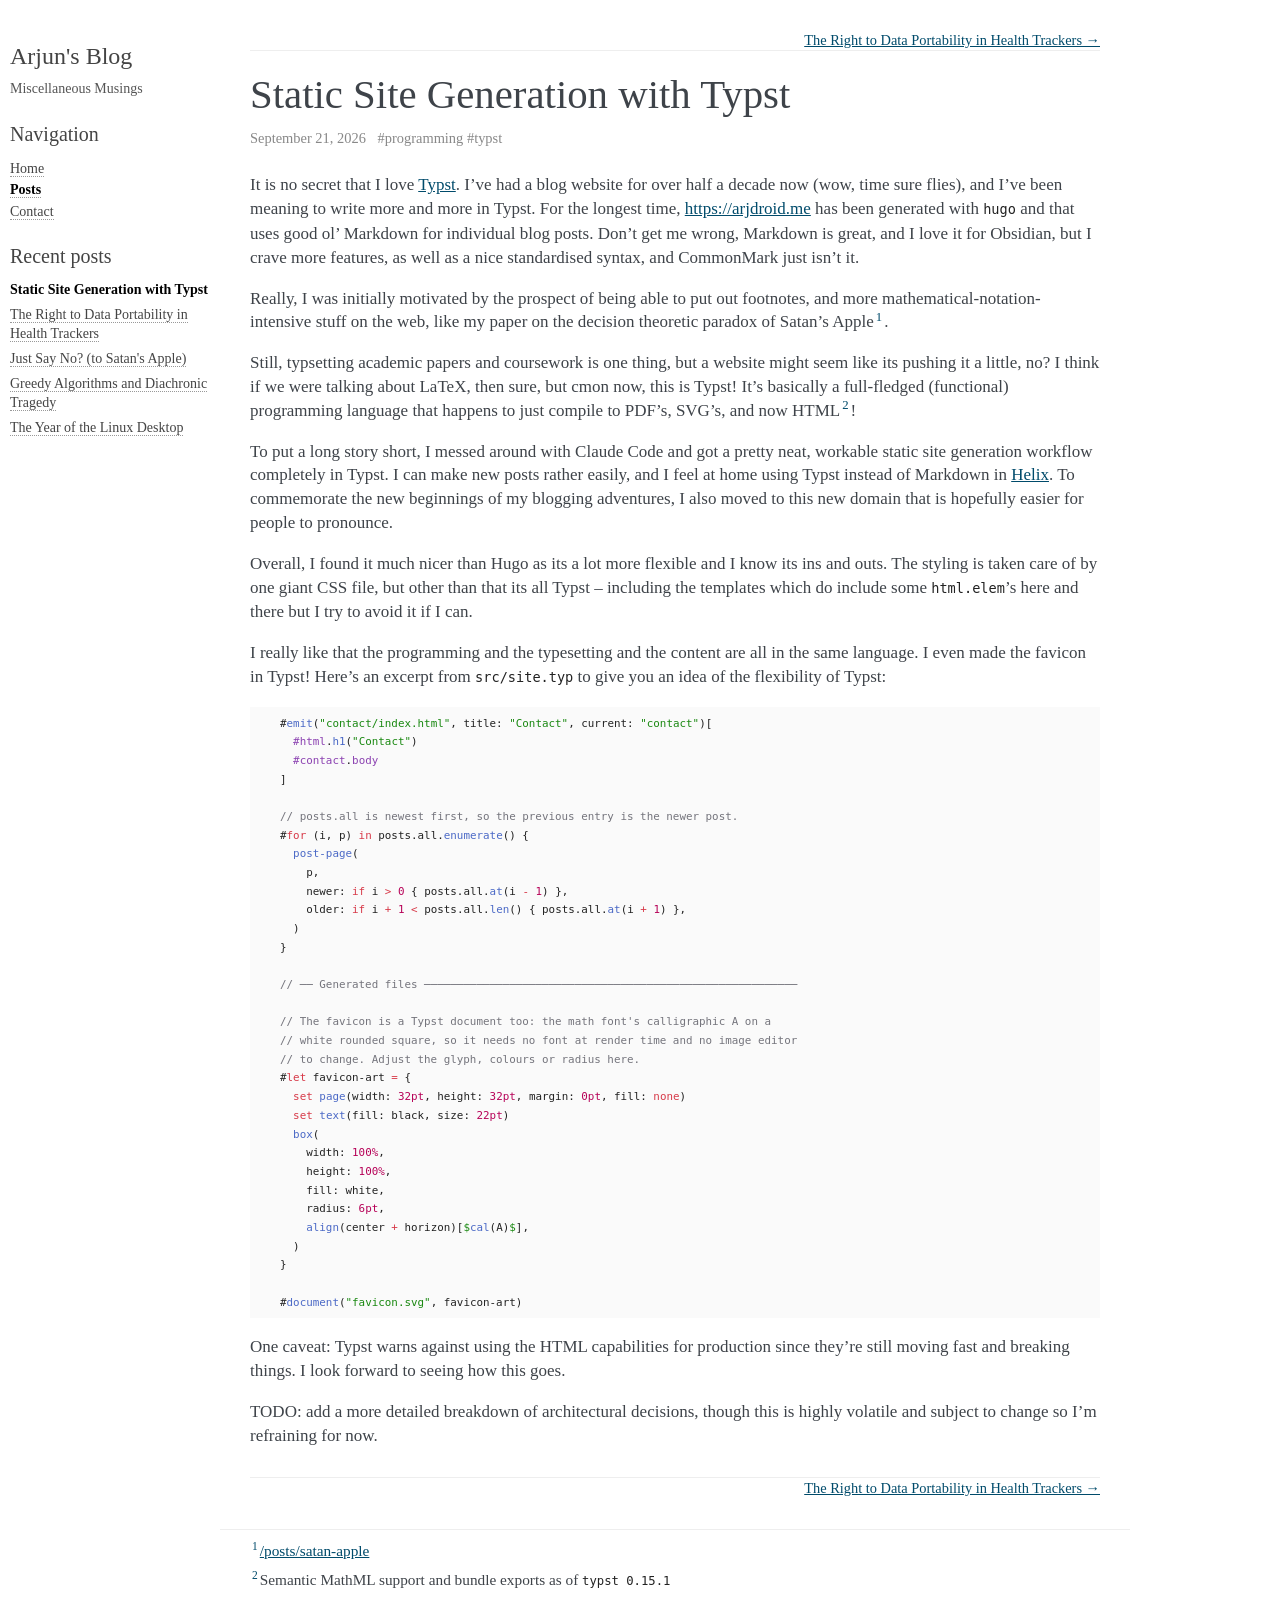
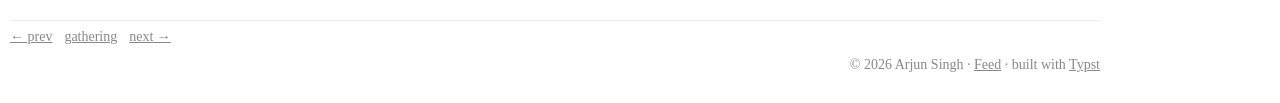
<file: posts/typst-sitegen/index.html>
<!DOCTYPE html><html lang="en"><head><meta charset="utf-8"><meta name="viewport" content="width=device-width, initial-scale=1"><title>Static Site Generation with Typst · Arjun's Blog</title><meta name="description" content="They said it couldn't be done"><meta name="authors" content="Arjun Singh"><style>/* Alignment */
mtable.right-align mtd,
mtable mtd.right-align,
mtable.left-align mtd.right-align,
mtable.aligned mtd:nth-child(odd) {
  justify-items: end;
  text-align: right;
}
mtable.cases mtd,
mtable.left-align mtd,
mtable mtd.left-align,
mtable.aligned mtd:nth-child(even),
math:is(:not([display])) > mtable.multiline-equation mtd {
  justify-items: start;
  text-align: left;
}
mtable.cases mtd,
mtable.aligned mtd,
mtable mtd.flushed,
mtable mtd.left-flush {
  padding-left: 0;
}
mtable.cases mtd,
mtable.aligned mtd,
mtable mtd.flushed,
mtable mtd.right-flush {
  padding-right: 0;
}

/* Tables */
mtable {
  math-style: inherit;
}
mtd {
  math-depth: auto-add;
  math-style: compact;
  math-shift: compact;
}

/* Equations */
mtable.multiline-equation mtd {
  math-depth: inherit;
  math-style: inherit;
  math-shift: inherit;
  padding: 0;
}
math > mtable.multiline-equation mtr:not(:last-child) mtd {
  padding-bottom: 0.5em;
}

/* Fractions */
mfrac {
  padding-inline: 0;
  margin-inline: 0.1em;
}

/* Accents */
mover[accent="true" i] > :first-child {
  font-feature-settings: "dtls";
}
mover.dotted[accent="true" i] > :first-child {
  font-feature-settings: "dtls" 0;
}

/* Other rules for scriptlevel, displaystyle and math-shift */
munder > :nth-child(2),
munderover > :nth-child(2) {
  math-shift: compact
}
munder[accentunder="true" i] > :not(:first-child),
mover[accent="true" i] > :not(:first-child) {
  math-depth: inherit;
  math-style: inherit;
  math-shift: inherit;
}</style></head><body><link rel="stylesheet" href="../../style.css"><link rel="icon" href="../../favicon.svg"><link rel="alternate" type="application/atom+xml" title="Arjun's Blog feed" href="../../feed.xml"><div class="documentwrapper"><div class="bodycontent"><div class="related top"><ul><li class="older"><a href="../../posts/data-portability/">The Right to Data Portability in Health Trackers →</a></li></ul></div><main><article class="post"><header class="post-header"><h1>Static Site Generation with Typst</h1><p class="post-meta"><time datetime="2026-09-21">September 21, 2026</time> <span class="tags">#programming #typst</span></p></header><p>It is no secret that I love <a href="https://typst.app">Typst</a>. I’ve had a blog website for over half a decade now (wow, time sure flies), and I’ve been meaning to write more and more in Typst. For the longest time, <a href="https://arjdroid.me">https://arjdroid.me</a> has been generated with <code>hugo</code> and that uses good ol’ Markdown for individual blog posts. Don’t get me wrong, Markdown is great, and I love it for Obsidian, but I crave more features, as well as a nice standardised syntax, and CommonMark just isn’t it.</p><p>Really, I was initially motivated by the prospect of being able to put out footnotes, and more mathematical-notation-intensive stuff on the web, like my paper on the decision theoretic paradox of Satan’s Apple<sup id="loc-1" role="doc-noteref"><a href="#loc-3">1</a></sup>.</p><p>Still, typsetting academic papers and coursework is one thing, but a website might seem like its pushing it a little, no? I think if we were talking about LaTeX, then sure, but cmon now, this is Typst! It’s basically a full-fledged (functional) programming language that happens to just compile to PDF’s, SVG’s, and now HTML<sup id="loc-2" role="doc-noteref"><a href="#loc-4">2</a></sup>!</p><p>To put a long story short, I messed around with Claude Code and got a pretty neat, workable static site generation workflow completely in Typst. I can make new posts rather easily, and I feel at home using Typst instead of Markdown in <a href="https://helix-editor.com/">Helix</a>. To commemorate the new beginnings of my blogging adventures, I also moved to this new domain that is hopefully easier for people to pronounce.</p><p>Overall, I found it much nicer than Hugo as its a lot more flexible and I know its ins and outs. The styling is taken care of by one giant CSS file, but other than that its all Typst – including the templates which do include some <code>html.elem</code>’s here and there but I try to avoid it if I can.</p><p>I really like that the programming and the typesetting and the content are all in the same language. I even made the favicon in Typst! Here’s an excerpt from <code>src/site.typ</code> to give you an idea of the flexibility of Typst:</p><pre><code data-lang="typc">#<span style="color: #4b69c6">emit</span>(<span style="color: #198810">"contact/index.html"</span>, title: <span style="color: #198810">"Contact"</span>, current: <span style="color: #198810">"contact"</span>)[
  <span style="color: #8b41b1">#</span><span style="color: #8b41b1">html</span>.<span style="color: #4b69c6">h1</span>(<span style="color: #198810">"Contact"</span>)
  <span style="color: #8b41b1">#</span><span style="color: #8b41b1">contact</span>.<span style="color: #8b41b1">body</span>
]

<span style="color: #74747c">// posts.all is newest first, so the previous entry is the newer post.</span>
#<span style="color: #d73948">for</span> (i, p) <span style="color: #d73948">in</span> posts.all.<span style="color: #4b69c6">enumerate</span>() {
  <span style="color: #4b69c6">post-page</span>(
    p,
    newer: <span style="color: #d73948">if</span> i <span style="color: #d73948">></span> <span style="color: #b60157">0</span> { posts.all.<span style="color: #4b69c6">at</span>(i <span style="color: #d73948">-</span> <span style="color: #b60157">1</span>) },
    older: <span style="color: #d73948">if</span> i <span style="color: #d73948">+</span> <span style="color: #b60157">1</span> <span style="color: #d73948">&lt;</span> posts.all.<span style="color: #4b69c6">len</span>() { posts.all.<span style="color: #4b69c6">at</span>(i <span style="color: #d73948">+</span> <span style="color: #b60157">1</span>) },
  )
}

<span style="color: #74747c">// ── Generated files ─────────────────────────────────────────────────────────</span>

<span style="color: #74747c">// The favicon is a Typst document too: the math font's calligraphic A on a</span>
<span style="color: #74747c">// white rounded square, so it needs no font at render time and no image editor</span>
<span style="color: #74747c">// to change. Adjust the glyph, colours or radius here.</span>
#<span style="color: #d73948">let</span> favicon-art <span style="color: #d73948">=</span> {
  <span style="color: #d73948">set</span> <span style="color: #4b69c6">page</span>(width: <span style="color: #b60157">32pt</span>, height: <span style="color: #b60157">32pt</span>, margin: <span style="color: #b60157">0pt</span>, fill: <span style="color: #d73948">none</span>)
  <span style="color: #d73948">set</span> <span style="color: #4b69c6">text</span>(fill: black, size: <span style="color: #b60157">22pt</span>)
  <span style="color: #4b69c6">box</span>(
    width: <span style="color: #b60157">100%</span>,
    height: <span style="color: #b60157">100%</span>,
    fill: white,
    radius: <span style="color: #b60157">6pt</span>,
    <span style="color: #4b69c6">align</span>(center <span style="color: #d73948">+</span> horizon)[<span style="color: #198810">$</span><span style="color: #4b69c6">cal</span>(A)<span style="color: #198810">$</span>],
  )
}

#<span style="color: #4b69c6">document</span>(<span style="color: #198810">"favicon.svg"</span>, favicon-art)</code></pre><p>One caveat: Typst warns against using the HTML capabilities for production since they’re still moving fast and breaking things. I look forward to seeing how this goes.</p><p>TODO: add a more detailed breakdown of architectural decisions, though this is highly volatile and subject to change so I’m refraining for now.</p></article></main><div class="related bottom"><ul><li class="older"><a href="../../posts/data-portability/">The Right to Data Portability in Health Trackers →</a></li></ul></div></div></div><div class="sidebar"><h1 class="logo"><a href="../../">Arjun's Blog</a></h1><p class="blurb">Miscellaneous Musings</p><h3>Navigation</h3><ul><li><a href="../../">Home</a></li><li><a href="../../posts/" class="current">Posts</a></li><li><a href="../../contact/">Contact</a></li></ul><h3>Recent posts</h3><ul class="recent"><li><span class="current">Static Site Generation with Typst</span></li><li><a href="../../posts/data-portability/">The Right to Data Portability in Health Trackers</a></li><li><a href="../../posts/satan-apple/">Just Say No? (to Satan's Apple)</a></li><li><a href="../../posts/greedy-tragedy/">Greedy Algorithms and Diachronic Tragedy</a></li><li><a href="../../posts/linux-desktop/">The Year of the Linux Desktop</a></li></ul></div><div class="pagefooter"><div class="blogring"><a href="https://kytrinh.me/gathering/arjunsblog/prev">← prev</a> <a href="https://kytrinh.me/gathering/">gathering</a> <a href="https://kytrinh.me/gathering/arjunsblog/next">next →</a></div><div class="footer">© 2026 Arjun Singh · <a href="../../feed.xml">Feed</a> · built with <a href="https://typst.app">Typst</a></div></div><section role="doc-endnotes"><ol style="list-style-type: none"><li id="loc-3"><sup role="doc-backlink"><a href="#loc-1">1</a></sup><a href="/posts/satan-apple">/posts/satan-apple</a></li><li id="loc-4"><sup role="doc-backlink"><a href="#loc-2">2</a></sup>Semantic MathML support and bundle exports as of <code>typst 0.15.1</code></li></ol></section></body></html>
</file>
<file: style.css>
/* A close reimplementation of Sphinx's Alabaster theme, using the values from
   the deployed alabaster.css of leanprover-community.github.io/logic_and_proof.
   Typst emits semantic markup with no classes of its own, so most rules here
   are element selectors; the handful of classes come from src/template.typ and
   src/post.typ. Typst injects its own <style> for MathML alignment — nothing
   about that belongs here.

   Layout note: <body> is the layout container, because Typst appends footnotes
   as a <section role="doc-endnotes"> after everything we emit. Grid placement
   (wide) and flex `order` (narrow) put that section back under the article
   where it belongs, and anchor the sidebar and footer to the bottom of the
   viewport when the page is short. */

/* -- page layout ----------------------------------------------------------- */

body {
  font-family: "Times New Roman", Times, serif;
  font-size: 17px;
  background-color: #fff;
  color: #000;
  margin: 0;
  padding: 0;
  min-height: 100vh;
  min-height: 100dvh;
}

*,
*::before,
*::after {
  box-sizing: border-box;
}

.bodycontent {
  color: #3e4349;
  padding: 0 30px;
}

.sidebar {
  font-size: 14px;
  line-height: 1.5;
  padding: 18px 10px;
}

.pagefooter {
  font-size: 14px;
  color: #888;
}

.footer {
  padding: 4px 0 0 0;
  text-align: right;
}

.footer a {
  color: #888;
}

/* Wide: the sidebar sits in the left margin, and an empty column of the same
   width mirrors it on the right, so the text column is centred in the window
   and both margins match. The track is 100ch plus the 60px of horizontal
   padding that .bodycontent/doc-endnotes subtract back out, so the actual
   line length is 100ch in both this layout and the narrow one below — it
   does not compress. The gutters and right margin are the fluid tracks
   (`minmax(0, …)`), so squeezing the window eats the decorative margins
   first and switches to the stacked layout the moment there is no margin
   left to give. That threshold is the one number to tune: sidebar (220px) +
   text (100ch + 60px, ~910px in Times New Roman at the base 17px) ≈ 1130px,
   the width at which both margins have hit zero. */
@media screen and (min-width: 1130px) {
  body {
    display: grid;
    grid-template-columns:
      minmax(0, 1fr)          /* left gutter */
      220px                   /* sidebar */
      calc(100ch + 60px)      /* text column, fixed */
      minmax(0, 220px)        /* right margin, mirroring the sidebar */
      minmax(0, 1fr);         /* right gutter */
    grid-template-rows: auto auto 1fr;
    padding-top: 30px;
  }

  .documentwrapper {
    grid-column: 3;
    grid-row: 1;
  }

  section[role="doc-endnotes"] {
    grid-column: 3;
    grid-row: 2;
  }

  .sidebar {
    grid-column: 2;
    grid-row: 1 / 3;
  }

  /* Sits at the bottom of the viewport on short pages, below the content on
     long ones. */
  .pagefooter {
    grid-column: 2 / 4;
    grid-row: 3;
    align-self: end;
    padding: 20px 30px 30px 10px;
  }
}

/* -- sidebar --------------------------------------------------------------- */

.sidebar a {
  color: #444;
  text-decoration: none;
  border-bottom: 1px dotted #999;
}

.sidebar a:hover {
  border-bottom: 1px solid #999;
}

.sidebar h1.logo {
  font-size: 24px;
  font-weight: normal;
  margin: -10px 0 5px 0;
}

.sidebar h1.logo a {
  border: none;
}

.sidebar h3 {
  font-family: "Times New Roman", Times, serif;
  color: #444;
  font-size: 20px;
  font-weight: normal;
  margin: 20px 0 5px 0;
  padding: 0;
}

.sidebar p {
  color: #555;
  margin: 10px 0;
}

.sidebar p.blurb {
  margin-top: 0;
  font-style: normal;
}

.sidebar ul {
  margin: 10px 0;
  padding: 0;
  list-style: none;
  color: #000;
}

.sidebar li {
  margin-bottom: 2px;
}

.sidebar .current {
  font-weight: bold;
  color: #000;
}

.sidebar ul.toc .toc-l2 {
  padding-left: 15px;
  font-size: 0.95em;
}

.sidebar ul.toc .toc-l3 {
  padding-left: 30px;
  font-size: 0.9em;
}

.sidebar ul.recent li {
  margin-bottom: 6px;
  line-height: 1.35;
}

/* -- related bars ---------------------------------------------------------- */

.related {
  line-height: 30px;
  width: 100%;
  font-size: 0.9rem;
}

.related.top {
  border-bottom: 1px solid #eee;
  margin-bottom: 20px;
}

.related.bottom {
  border-top: 1px solid #eee;
  margin-top: 30px;
}

.related ul {
  display: flex;
  justify-content: space-between;
  gap: 20px;
  padding: 0;
  margin: 0;
  list-style: none;
}

.related li.older {
  margin-left: auto;
  text-align: right;
}

/* -- blogring -------------------------------------------------------------- */

.blogring {
  display: flex;
  flex-wrap: wrap;
  align-items: baseline;
  gap: 12px;
  padding: 8px 0;
  border-top: 1px solid #eee;
}

.blogring .ring-name {
  color: #555;
  margin-right: auto;
}

.blogring a {
  color: #888;
}

/* -- footnotes and citations ----------------------------------------------- */

/* Citations render as footnotes (see post-bibliography in src/post.typ), so
   the reference list is redundant on screen. It stays in the markup —
   visually hidden rather than display:none — because the footnotes link into
   it and screen readers should still reach the full entries. */
section[role="doc-bibliography"] {
  position: absolute;
  width: 1px;
  height: 1px;
  overflow: hidden;
  clip-path: inset(50%);
  white-space: nowrap;
}

/* -- footnotes ------------------------------------------------------------- */

/* Typst emits these; the numbering markup is its own. */
section[role="doc-endnotes"] {
  color: #3e4349;
  font-size: 0.9em;
  margin-top: 30px;
  padding: 10px 30px 0 30px;
  border-top: 1px solid #eee;
}

section[role="doc-endnotes"] ol {
  margin: 0;
  padding: 0;
}

section[role="doc-endnotes"] li {
  margin-bottom: 8px;
}

/* A default <sup> is `vertical-align: super`, which grows the line box and
   makes any line holding a footnote marker taller than its neighbours. Taking
   the marker out of the line's height calculation (line-height: 0) and
   offsetting it with `position: relative` instead keeps the leading even. */
sup,
sub {
  font-size: 0.75em;
  line-height: 0;
  position: relative;
  vertical-align: baseline;
}

sup {
  top: -0.5em;
}

sub {
  bottom: -0.25em;
}

sup[role="doc-noteref"] a,
sup[role="doc-backlink"] a {
  text-decoration: none;
  padding: 0 2px;
}

/* -- body styles ----------------------------------------------------------- */

a {
  color: #004b6b;
  text-decoration: underline;
}

a:hover {
  color: #6d4100;
}

h1,
h2,
h3,
h4,
h5,
h6 {
  font-family: "Times New Roman", Times, serif;
  font-weight: normal;
  margin: 30px 0 10px 0;
  padding: 0;
}

.bodycontent h1 {
  margin-top: 0;
  padding-top: 0;
  font-size: 240%;
}

.bodycontent h2 {
  font-size: 180%;
}

.bodycontent h3 {
  font-size: 150%;
}

.bodycontent h4 {
  font-size: 130%;
}

.bodycontent h5,
.bodycontent h6 {
  font-size: 100%;
}

p,
dd,
li {
  line-height: 1.4em;
}

/* Section numbers, in headings and in the sidebar contents. The gap comes from
   here rather than the markup so minified output cannot swallow it. */
.section-number {
  margin-right: 0.4em;
}

a.headerlink {
  color: #ddd;
  padding: 0 4px;
  text-decoration: none;
  visibility: hidden;
}

h1:hover > a.headerlink,
h2:hover > a.headerlink,
h3:hover > a.headerlink,
h4:hover > a.headerlink,
h5:hover > a.headerlink,
h6:hover > a.headerlink {
  visibility: visible;
}

a.headerlink:hover {
  color: #444;
  background: #eaeaea;
}

hr {
  border: 1px solid #b1b4b6;
}

ul,
ol {
  margin: 10px 0 10px 30px;
  padding: 0;
}

blockquote {
  margin: 0 0 0 30px;
  padding: 0;
  color: #555;
}

blockquote p {
  margin: 10px 0;
}

dl {
  margin: 0;
  padding: 0;
}

dl dd {
  margin-left: 30px;
}

/* -- code, figures, tables, math ------------------------------------------- */

pre,
code,
kbd,
samp {
  font-family: "JetBrains Mono", Consolas, Menlo, "DejaVu Sans Mono", "Bitstream Vera Sans Mono", monospace;
  font-size: 0.8em;
}

pre {
  background: rgb(250, 250, 250);
  padding: 7px 30px;
  margin: 15px 0;
  overflow-x: auto;
  line-height: 1.3em;
}

code {
  background-color: #fff;
  color: #222;
}

pre code {
  background: none;
}

img,
svg,
video {
  max-width: 100%;
  height: auto;
}

figure {
  margin: 15px 0;
}

figcaption {
  color: #888;
  font-size: 0.9em;
  text-align: center;
}

table {
  border-collapse: collapse;
  border: 1px solid #888;
  box-shadow: 2px 2px 4px #eee;
  margin: 15px 0;
}

th,
td {
  border: 1px solid #888;
  padding: 0.25em 0.7em;
  text-align: left;
}

/* Wide equations scroll inside the column rather than widening the page. */
math[display="block"] {
  display: block;
  overflow-x: auto;
  margin: 15px 0;
}

/* -- post listings --------------------------------------------------------- */

ul.post-list {
  margin: 0;
  padding: 0;
  list-style: none;
}

.post-card {
  margin-bottom: 25px;
}

.bodycontent .post-card h2 {
  margin: 0 0 2px 0;
  font-size: 130%;
}

.post-card h2 a {
  text-decoration: none;
}

.post-card h2 a:hover {
  text-decoration: underline;
}

.post-meta {
  margin: 0 0 4px 0;
  color: #888;
  font-size: 0.85em;
}

.post-meta .tags {
  margin-left: 8px;
}

.post-summary {
  margin: 0;
}

.post-header {
  margin-bottom: 25px;
}

.post-header .post-meta {
  margin: 0;
}

p.blurb {
  color: #555;
}

/* -- narrow screens -------------------------------------------------------- */

/* No room for the sidebar beside the text, so it moves below the article —
   same colours as the rest of the page — and it and the footer are pushed to
   the bottom of the viewport when the content is short. The article and
   endnotes keep the same 100ch cap as the wide layout's text column and
   centre themselves, so crossing the 1130px breakpoint never changes the
   line width — it only changes whether the sidebar sits beside or below. */
@media screen and (max-width: 1129px) {
  body {
    display: flex;
    flex-direction: column;
    padding: 20px 30px;
  }

  .bodycontent {
    padding: 0;
  }

  .documentwrapper,
  section[role="doc-endnotes"] {
    width: 100%;
    max-width: 100ch;
    margin-left: auto;
    margin-right: auto;
  }

  section[role="doc-endnotes"] {
    padding-left: 0;
    padding-right: 0;
  }

  .documentwrapper {
    order: 0;
  }

  section[role="doc-endnotes"] {
    order: 1;
  }

  .sidebar {
    order: 2;
    margin-top: auto;
    padding: 15px 0 0 0;
    border-top: 1px solid #eee;
  }

  .pagefooter {
    order: 3;
  }

  .footer {
    text-align: left;
  }

  ul,
  ol {
    margin-left: 20px;
  }
}
</file>
